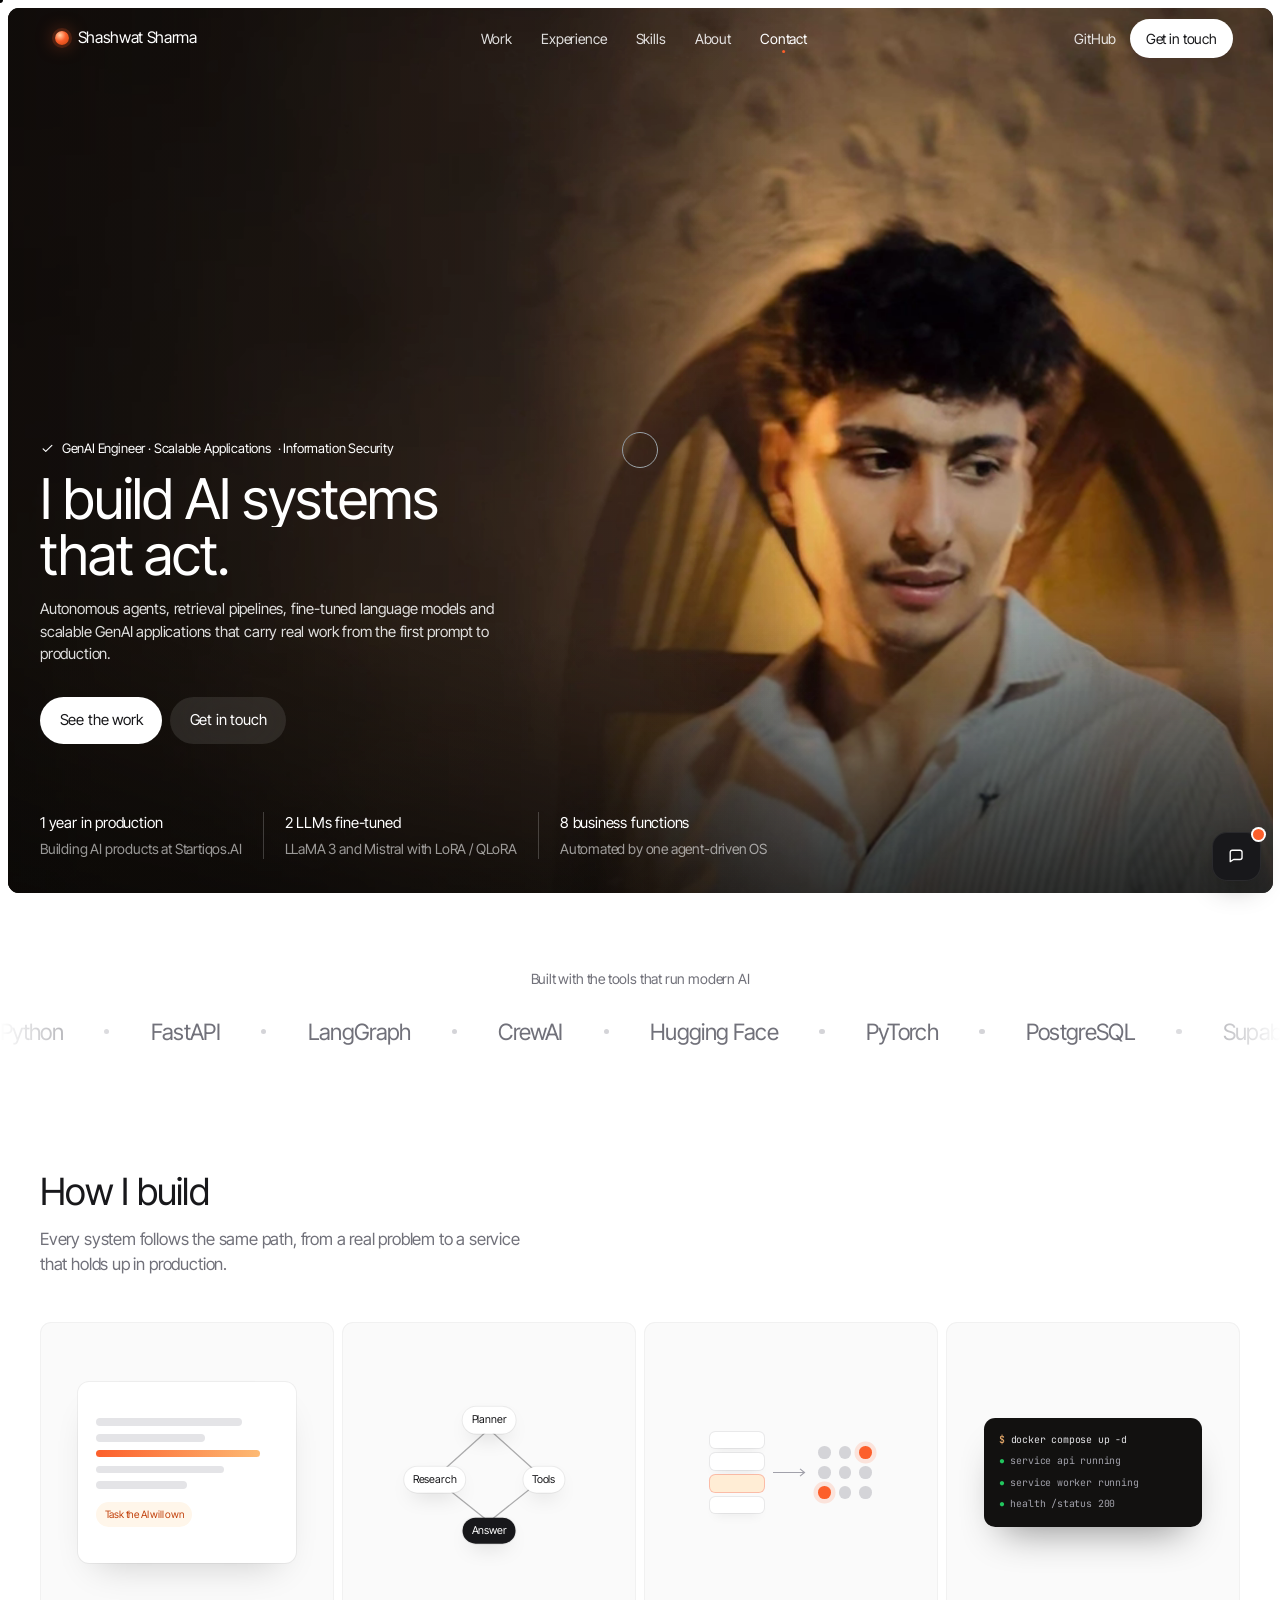
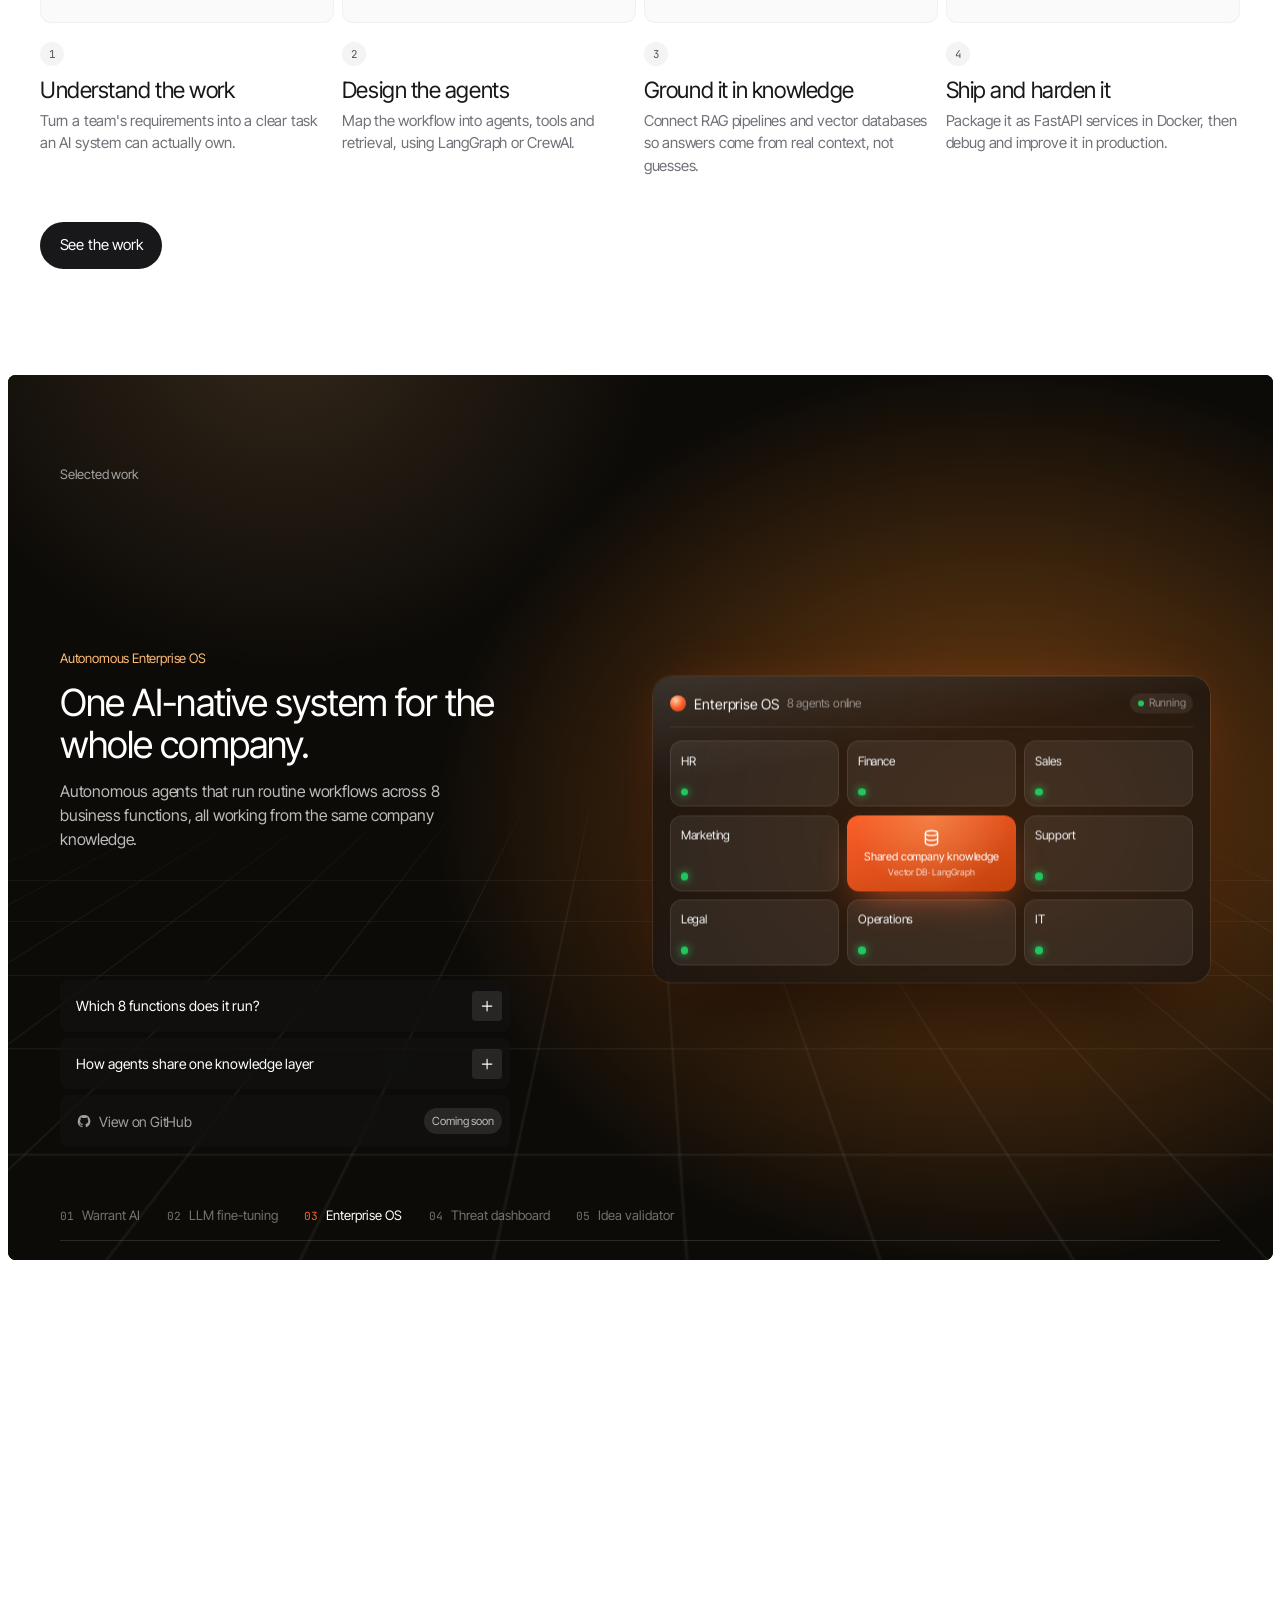
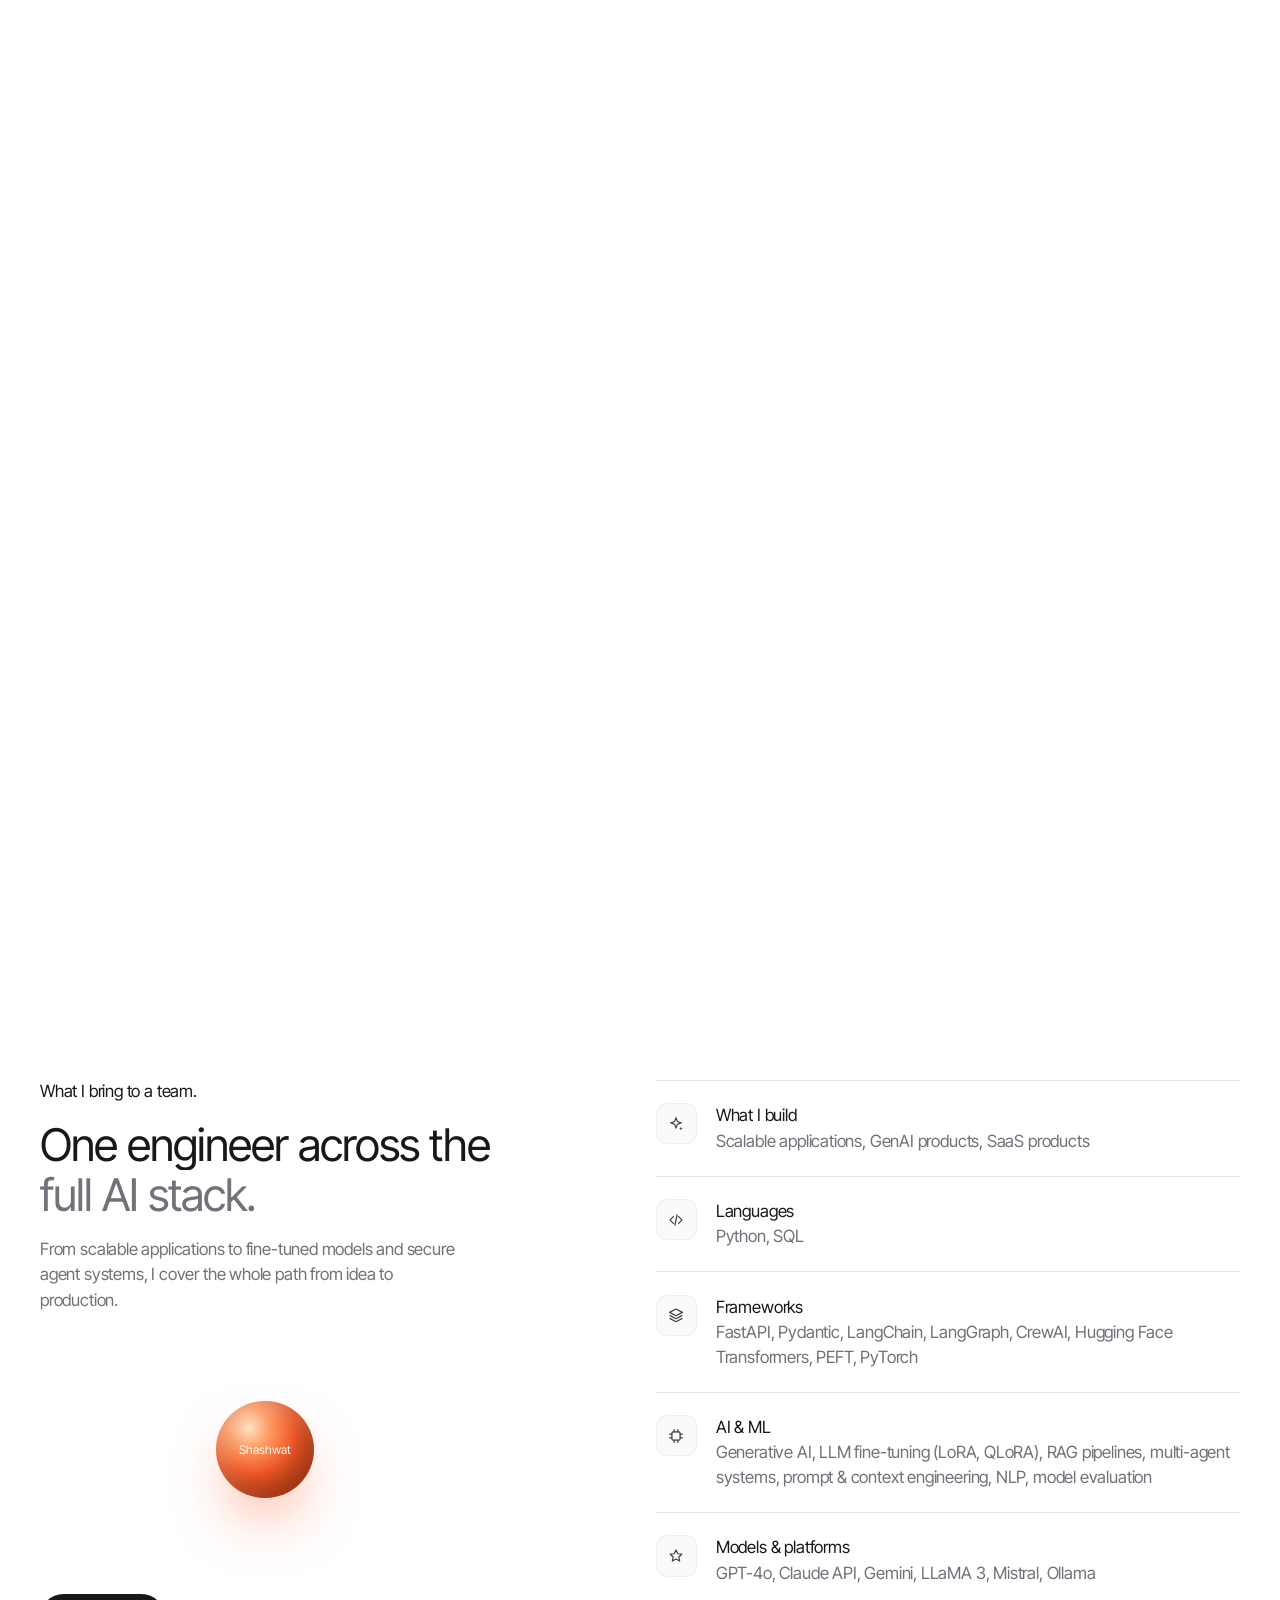
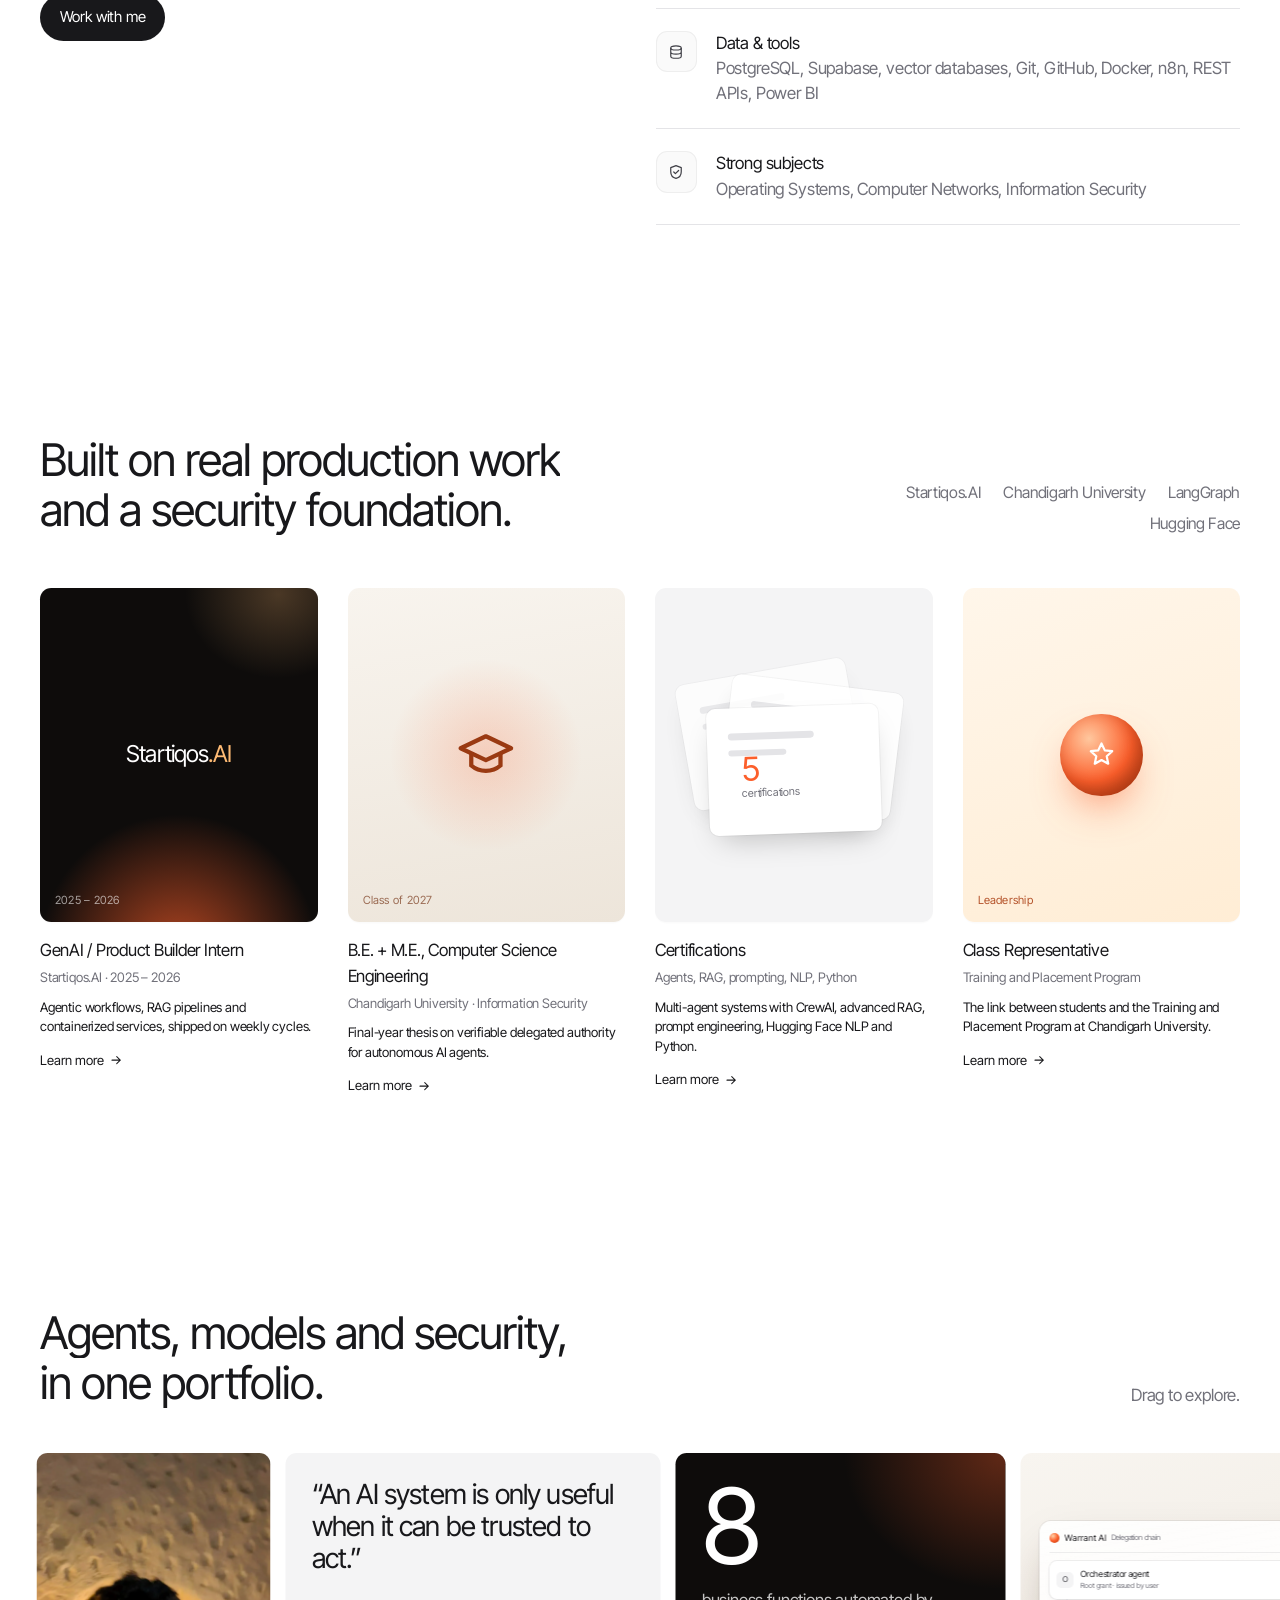
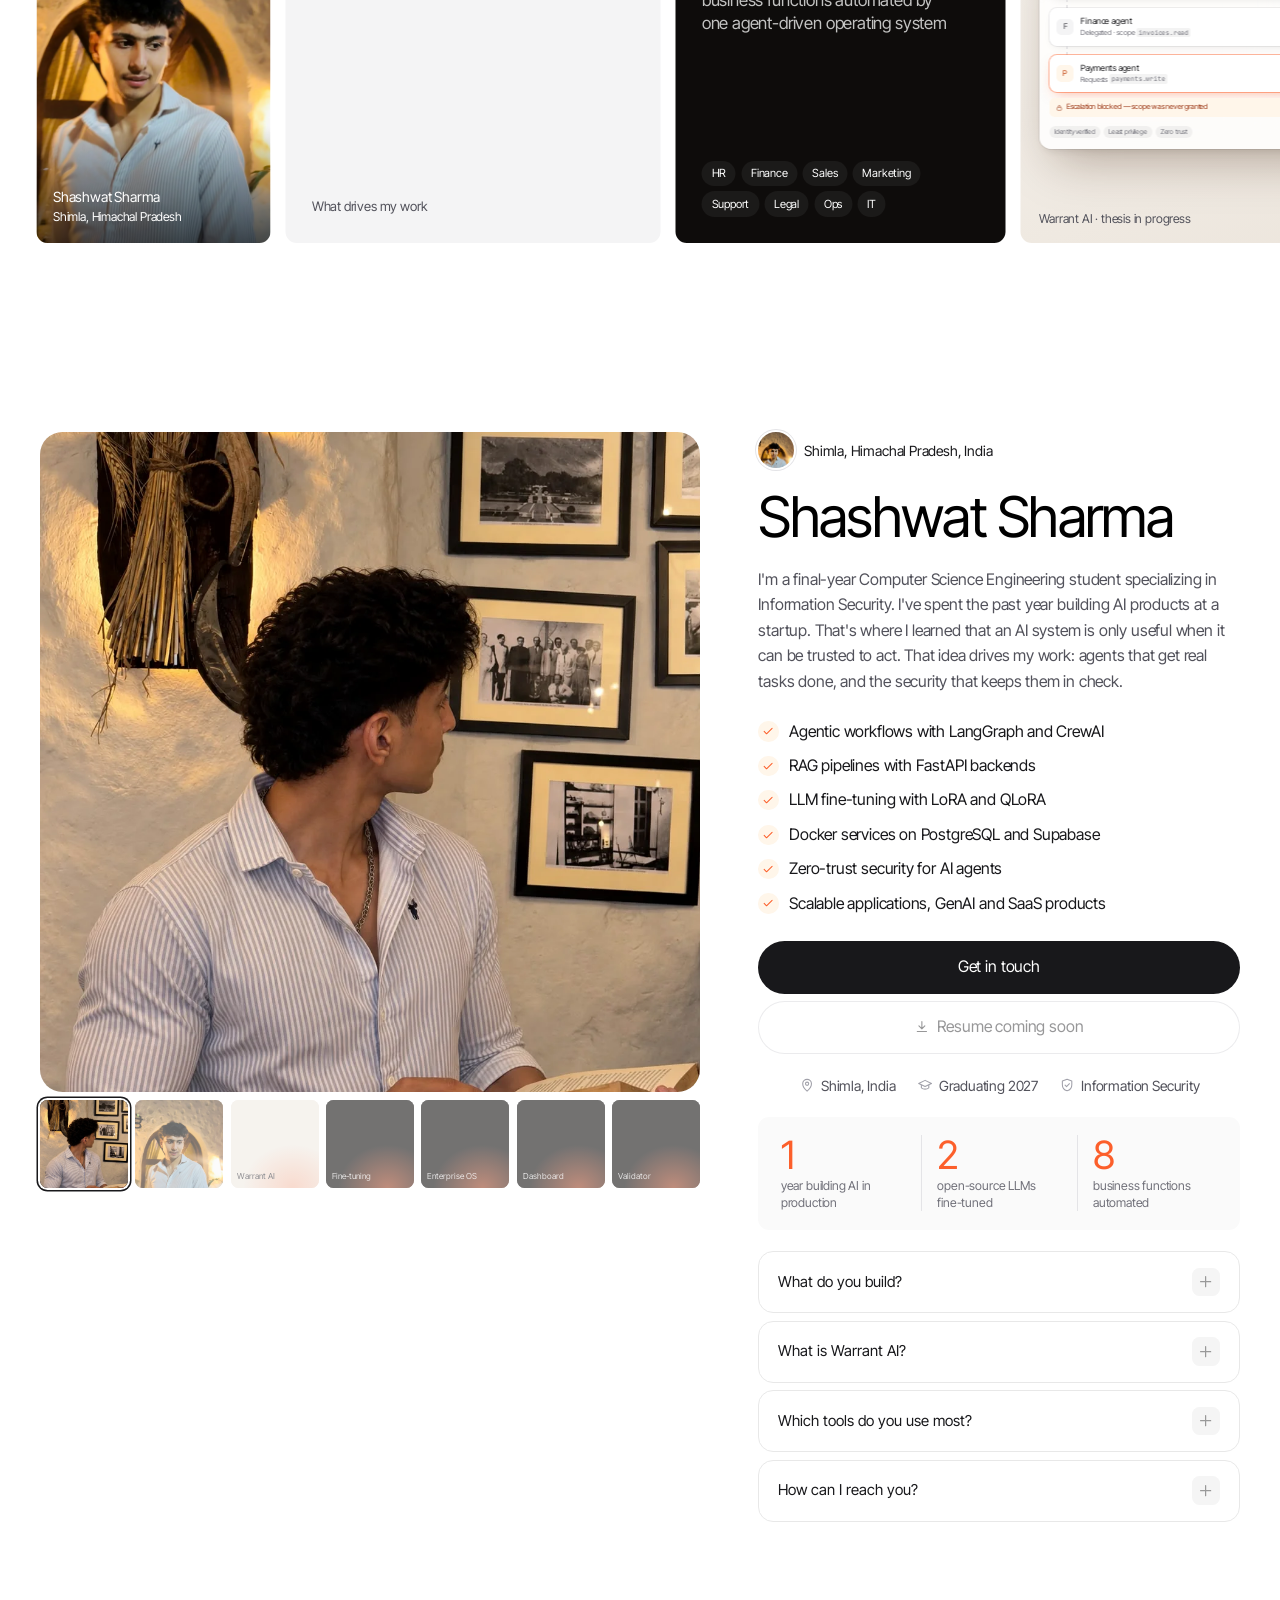
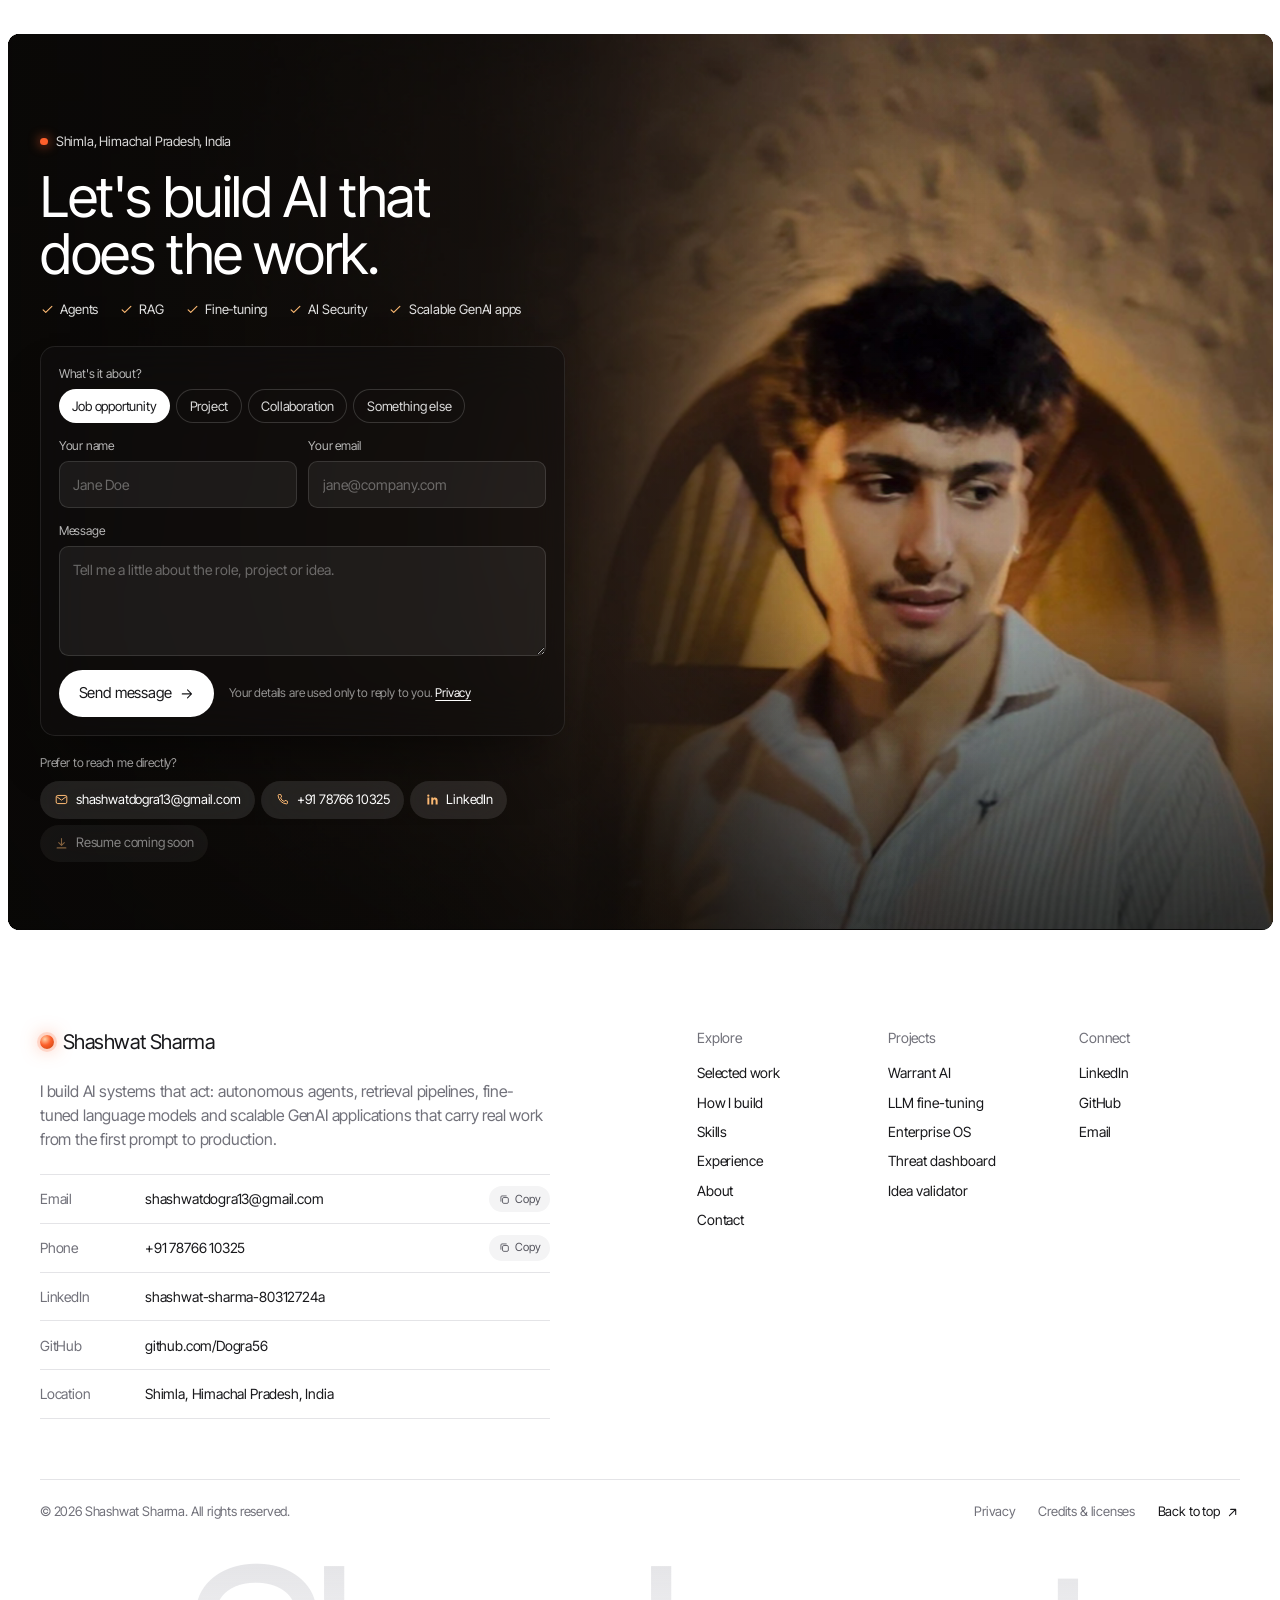
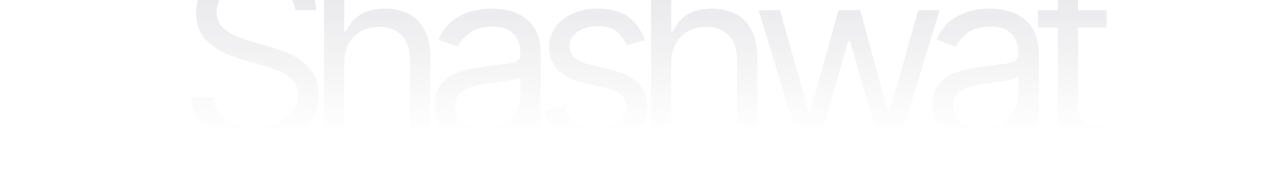
<file: portfolio/index.html>
<!doctype html>
<html lang="en">
<head>
  <meta charset="utf-8">
  <meta name="viewport" content="width=device-width, initial-scale=1">
  <title>Shashwat Sharma — GenAI Engineer | AI Agents, RAG &amp; LLM Fine-Tuning</title>
  <meta name="description" content="Shashwat Sharma is a GenAI engineer from Shimla, India, building AI agents, RAG pipelines, fine-tuned LLMs and scalable GenAI applications, with a focus on AI security.">
  <meta name="author" content="Shashwat Sharma">
  <meta name="robots" content="index, follow, max-image-preview:large">
  <meta name="theme-color" content="#0b0a09">
  <meta name="color-scheme" content="light">
  <!-- Resume buttons: set to "yes" after adding assets/resume/Shashwat-Sharma-Resume.pdf -->
  <meta name="resume-available" content="no">
  <link rel="canonical" href="https://shashwatsharma.netlify.app/">

  <!-- Open Graph / social previews -->
  <meta property="og:type" content="profile">
  <meta property="og:site_name" content="Shashwat Sharma">
  <meta property="og:locale" content="en_IN">
  <meta property="og:url" content="https://shashwatsharma.netlify.app/">
  <meta property="og:title" content="Shashwat Sharma — GenAI Engineer">
  <meta property="og:description" content="I build AI systems that act: autonomous agents, retrieval pipelines, fine-tuned language models and scalable GenAI applications.">
  <meta property="og:image" content="https://shashwatsharma.netlify.app/assets/img/og-image.jpg">
  <meta property="og:image:width" content="1200">
  <meta property="og:image:height" content="630">
  <meta property="og:image:alt" content="Shashwat Sharma, GenAI Engineer">
  <meta property="profile:first_name" content="Shashwat">
  <meta property="profile:last_name" content="Sharma">
  <meta name="twitter:card" content="summary_large_image">
  <meta name="twitter:title" content="Shashwat Sharma — GenAI Engineer">
  <meta name="twitter:description" content="AI agents, RAG pipelines, fine-tuned LLMs and scalable GenAI applications, built for production.">
  <meta name="twitter:image" content="https://shashwatsharma.netlify.app/assets/img/og-image.jpg">

  <link rel="icon" href="assets/img/favicon.svg" type="image/svg+xml">
  <link rel="apple-touch-icon" href="assets/img/apple-touch-icon.png">
  <link rel="manifest" href="site.webmanifest">
  <link rel="alternate" type="text/plain" href="llms.txt" title="Summary for AI assistants">

  <!-- Structured data: who, what and FAQs (search + AI answer engines) -->
  <script type="application/ld+json">
{
 "@context": "https://schema.org",
 "@graph": [
  {
   "@type": "WebSite",
   "@id": "https://shashwatsharma.netlify.app/#website",
   "url": "https://shashwatsharma.netlify.app/",
   "name": "Shashwat Sharma",
   "inLanguage": "en",
   "publisher": {
    "@id": "https://shashwatsharma.netlify.app/#person"
   }
  },
  {
   "@type": "ProfilePage",
   "@id": "https://shashwatsharma.netlify.app/#profile",
   "url": "https://shashwatsharma.netlify.app/",
   "name": "Shashwat Sharma — GenAI Engineer",
   "isPartOf": {
    "@id": "https://shashwatsharma.netlify.app/#website"
   },
   "mainEntity": {
    "@id": "https://shashwatsharma.netlify.app/#person"
   },
   "dateModified": "2026-10-07"
  },
  {
   "@type": "Person",
   "@id": "https://shashwatsharma.netlify.app/#person",
   "name": "Shashwat Sharma",
   "url": "https://shashwatsharma.netlify.app/",
   "image": "https://shashwatsharma.netlify.app/assets/img/shashwat-portrait.jpg",
   "jobTitle": "GenAI Engineer",
   "description": "GenAI engineer and final-year B.E. + M.E. Computer Science Engineering (Information Security) student at Chandigarh University, building autonomous agents, RAG pipelines, fine-tuned language models and scalable GenAI applications.",
   "email": "mailto:shashwatdogra13@gmail.com",
   "telephone": "+91-78766-10325",
   "address": {
    "@type": "PostalAddress",
    "addressLocality": "Shimla",
    "addressRegion": "Himachal Pradesh",
    "addressCountry": "IN"
   },
   "alumniOf": {
    "@type": "CollegeOrUniversity",
    "name": "Chandigarh University",
    "address": {
     "@type": "PostalAddress",
     "addressLocality": "Mohali",
     "addressRegion": "Punjab",
     "addressCountry": "IN"
    }
   },
   "knowsAbout": [
    "Generative AI",
    "AI agents",
    "Multi-agent systems",
    "Retrieval-augmented generation (RAG)",
    "LLM fine-tuning",
    "LoRA",
    "QLoRA",
    "LangGraph",
    "CrewAI",
    "LangChain",
    "FastAPI",
    "Python",
    "SQL",
    "PostgreSQL",
    "Supabase",
    "Docker",
    "Hugging Face Transformers",
    "PyTorch",
    "Information security",
    "Zero-trust access control",
    "Scalable applications",
    "SaaS products",
    "Power BI"
   ],
   "hasCredential": [
    {
     "@type": "EducationalOccupationalCredential",
     "name": "Multi AI Agent Systems with CrewAI"
    },
    {
     "@type": "EducationalOccupationalCredential",
     "name": "Building and Evaluating Advanced RAG"
    },
    {
     "@type": "EducationalOccupationalCredential",
     "name": "ChatGPT Prompt Engineering for Developers"
    },
    {
     "@type": "EducationalOccupationalCredential",
     "name": "Hugging Face NLP and Transformers"
    },
    {
     "@type": "EducationalOccupationalCredential",
     "name": "Learning Python: From Beginner to Expert"
    }
   ],
   "sameAs": [
    "https://www.linkedin.com/in/shashwat-sharma-80312724a",
    "https://github.com/Dogra56"
   ]
  },
  {
   "@type": "ItemList",
   "name": "Selected work",
   "itemListElement": [
    {
     "@type": "ListItem",
     "position": 1,
     "item": {
      "@type": "CreativeWork",
      "name": "Warrant AI",
      "description": "A zero-trust identity and access-control architecture that verifies delegated authority between autonomous AI agents before they act. Final-year thesis, in progress.",
      "creator": {
       "@id": "https://shashwatsharma.netlify.app/#person"
      }
     }
    },
    {
     "@type": "ListItem",
     "position": 2,
     "item": {
      "@type": "CreativeWork",
      "name": "LLM Fine-Tuning & Evaluation",
      "description": "Fine-tuned LLaMA 3 and Mistral with LoRA and QLoRA using Hugging Face Transformers and PEFT, on curated JSONL instruction datasets, compared on held-out evaluation sets.",
      "creator": {
       "@id": "https://shashwatsharma.netlify.app/#person"
      }
     }
    },
    {
     "@type": "ListItem",
     "position": 3,
     "item": {
      "@type": "CreativeWork",
      "name": "Autonomous Enterprise Operating System",
      "description": "An AI-native operating system with LangGraph agents and a shared vector-database retrieval layer that automates routine workflows across 8 business functions: HR, Finance, Sales, Marketing, Customer Support, Legal, Operations and IT.",
      "creator": {
       "@id": "https://shashwatsharma.netlify.app/#person"
      }
     }
    },
    {
     "@type": "ListItem",
     "position": 4,
     "item": {
      "@type": "CreativeWork",
      "name": "Incident Response & Threat Detection Dashboard",
      "description": "A Power BI dashboard that brings incident and threat data into one place, so a security team can spot threats and respond faster.",
      "creator": {
       "@id": "https://shashwatsharma.netlify.app/#person"
      }
     }
    },
    {
     "@type": "ListItem",
     "position": 5,
     "item": {
      "@type": "CreativeWork",
      "name": "Multi-Agent Startup Idea Validator",
      "description": "A RAG system where several AI agents with different points of view debate one startup idea, then return a single balanced verdict. Built at Startiqos.AI.",
      "creator": {
       "@id": "https://shashwatsharma.netlify.app/#person"
      }
     }
    }
   ]
  },
  {
   "@type": "FAQPage",
   "mainEntity": [
    {
     "@type": "Question",
     "name": "What do you build?",
     "acceptedAnswer": {
      "@type": "Answer",
      "text": "AI systems that carry real work: autonomous agents with LangGraph and CrewAI, RAG pipelines on FastAPI, fine-tuned open models, and the backend services that keep them running. I also build scalable applications, GenAI products and SaaS products."
     }
    },
    {
     "@type": "Question",
     "name": "What is Warrant AI?",
     "acceptedAnswer": {
      "@type": "Answer",
      "text": "My final-year thesis, in progress: a zero-trust identity and access-control architecture that verifies delegated authority between autonomous AI agents, so no agent can act beyond what it was actually granted."
     }
    },
    {
     "@type": "Question",
     "name": "Which tools do you use most?",
     "acceptedAnswer": {
      "@type": "Answer",
      "text": "Python and SQL, FastAPI and Pydantic, LangGraph, CrewAI and LangChain, Hugging Face Transformers with PEFT, PostgreSQL and Supabase, and Docker. On the model side: GPT-4o, Claude, Gemini, LLaMA 3, Mistral and Ollama."
     }
    },
    {
     "@type": "Question",
     "name": "How can I reach you?",
     "acceptedAnswer": {
      "@type": "Answer",
      "text": "Email shashwatdogra13@gmail.com, call +91 78766 10325, or message me on LinkedIn."
     }
    }
   ]
  }
 ]
}
  </script>

  <link rel="preload" href="assets/fonts/inter-tight-latin-400-normal.woff2" as="font" type="font/woff2" crossorigin>

  <link rel="preload" as="image" href="assets/media/hero-desktop-poster.avif" type="image/avif" media="(min-width: 768px)" fetchpriority="high">
  <link rel="preload" as="image" href="assets/media/hero-mobile-poster.avif" type="image/avif" media="(max-width: 767px)" fetchpriority="high">

  <!-- One bundled stylesheet, built from assets/css/*.css by build.py -->
  <link rel="stylesheet" href="assets/css/site.min.css">
</head>
<body>

<!-- ============ ICON SPRITE ============ -->
<svg width="0" height="0" style="position:absolute" aria-hidden="true">
  <defs>
    <symbol id="i-check" viewBox="0 0 24 24"><path d="M5 12.5l4.2 4.2L19 7" fill="none" stroke="currentColor" stroke-width="1.8" stroke-linecap="round" stroke-linejoin="round"/></symbol>
    <symbol id="i-arrow" viewBox="0 0 24 24"><path d="M5 12h14M13 6l6 6-6 6" fill="none" stroke="currentColor" stroke-width="1.7" stroke-linecap="round" stroke-linejoin="round"/></symbol>
    <symbol id="i-arrow-up-right" viewBox="0 0 24 24"><path d="M7 17L17 7M9 7h8v8" fill="none" stroke="currentColor" stroke-width="1.7" stroke-linecap="round" stroke-linejoin="round"/></symbol>
    <symbol id="i-plus" viewBox="0 0 24 24"><path d="M12 5v14M5 12h14" fill="none" stroke="currentColor" stroke-width="1.7" stroke-linecap="round"/></symbol>
    <symbol id="i-close" viewBox="0 0 24 24"><path d="M6 6l12 12M18 6L6 18" fill="none" stroke="currentColor" stroke-width="1.7" stroke-linecap="round"/></symbol>
    <symbol id="i-download" viewBox="0 0 24 24"><path d="M12 4v11m0 0l-4.5-4.5M12 15l4.5-4.5M5 19h14" fill="none" stroke="currentColor" stroke-width="1.7" stroke-linecap="round" stroke-linejoin="round"/></symbol>
    <symbol id="i-mail" viewBox="0 0 24 24"><rect x="3.5" y="5.5" width="17" height="13" rx="2.5" fill="none" stroke="currentColor" stroke-width="1.6"/><path d="M4.5 7.5l7.5 5.5 7.5-5.5" fill="none" stroke="currentColor" stroke-width="1.6" stroke-linejoin="round"/></symbol>
    <symbol id="i-phone" viewBox="0 0 24 24"><path d="M6.6 4h2.6l1.4 3.9-1.9 1.3a10.5 10.5 0 006.1 6.1l1.3-1.9 3.9 1.4v2.6A1.6 1.6 0 0118.4 19 14.4 14.4 0 015 5.6 1.6 1.6 0 016.6 4z" fill="none" stroke="currentColor" stroke-width="1.6" stroke-linejoin="round"/></symbol>
    <symbol id="i-pin" viewBox="0 0 24 24"><path d="M12 21s-6.5-5.6-6.5-11a6.5 6.5 0 0113 0c0 5.4-6.5 11-6.5 11z" fill="none" stroke="currentColor" stroke-width="1.6"/><circle cx="12" cy="10" r="2.4" fill="none" stroke="currentColor" stroke-width="1.6"/></symbol>
    <symbol id="i-cap" viewBox="0 0 24 24"><path d="M2.5 9.5L12 5l9.5 4.5L12 14 2.5 9.5z" fill="none" stroke="currentColor" stroke-width="1.6" stroke-linejoin="round"/><path d="M6.5 11.5V16c1.6 1.4 3.4 2 5.5 2s3.9-.6 5.5-2v-4.5" fill="none" stroke="currentColor" stroke-width="1.6"/></symbol>
    <symbol id="i-shield" viewBox="0 0 24 24"><path d="M12 3.5l7 2.6v5.4c0 4.6-3 8-7 9-4-1-7-4.4-7-9V6.1l7-2.6z" fill="none" stroke="currentColor" stroke-width="1.6" stroke-linejoin="round"/><path d="M9 12l2.2 2.2L15.5 10" fill="none" stroke="currentColor" stroke-width="1.6" stroke-linecap="round" stroke-linejoin="round"/></symbol>
    <symbol id="i-copy" viewBox="0 0 24 24"><rect x="8.5" y="8.5" width="11" height="11" rx="2.5" fill="none" stroke="currentColor" stroke-width="1.6"/><path d="M15.5 5.5h-8a2 2 0 00-2 2v8" fill="none" stroke="currentColor" stroke-width="1.6" stroke-linecap="round"/></symbol>
    <symbol id="i-chat" viewBox="0 0 24 24"><path d="M5 18.5V7.5A2.5 2.5 0 017.5 5h9A2.5 2.5 0 0119 7.5v6a2.5 2.5 0 01-2.5 2.5H9l-4 2.5z" fill="none" stroke="currentColor" stroke-width="1.6" stroke-linejoin="round"/></symbol>
    <symbol id="i-github" viewBox="0 0 24 24"><path fill="currentColor" d="M12 2.8a9.4 9.4 0 00-3 18.3c.5.1.6-.2.6-.5v-1.7c-2.6.6-3.2-1.2-3.2-1.2-.4-1.1-1-1.4-1-1.4-.9-.6 0-.6 0-.6 1 .1 1.5 1 1.5 1 .9 1.5 2.3 1.1 2.9.8.1-.6.3-1.1.6-1.3-2.1-.2-4.3-1-4.3-4.6 0-1 .4-1.9 1-2.5-.1-.3-.4-1.2.1-2.5 0 0 .8-.3 2.6 1a8.9 8.9 0 014.7 0c1.8-1.3 2.6-1 2.6-1 .5 1.3.2 2.2.1 2.5.6.6 1 1.5 1 2.5 0 3.6-2.2 4.4-4.3 4.6.3.3.6.9.6 1.7v2.6c0 .3.2.6.7.5A9.4 9.4 0 0012 2.8z"/></symbol>
    <symbol id="i-linkedin" viewBox="0 0 24 24"><path fill="currentColor" d="M6.9 8.9H3.8V20h3.1V8.9zM5.3 4a1.8 1.8 0 100 3.6 1.8 1.8 0 000-3.6zM20.2 13.6c0-3-1.6-4.9-4.3-4.9-1.4 0-2.4.8-2.9 1.6V8.9H10V20h3.1v-5.5c0-1.5.6-2.6 2-2.6s1.9 1 1.9 2.6V20h3.2v-6.4z"/></symbol>
    <symbol id="i-spark" viewBox="0 0 24 24"><path d="M12 3.5l1.8 5.2 5.2 1.8-5.2 1.8L12 17.5l-1.8-5.2L5 10.5l5.2-1.8L12 3.5z" fill="none" stroke="currentColor" stroke-width="1.5" stroke-linejoin="round"/><path d="M18.5 15.5l.7 1.8 1.8.7-1.8.7-.7 1.8-.7-1.8-1.8-.7 1.8-.7.7-1.8z" fill="currentColor"/></symbol>
    <symbol id="i-lock" viewBox="0 0 24 24"><rect x="5" y="10.5" width="14" height="9.5" rx="2.5" fill="none" stroke="currentColor" stroke-width="1.6"/><path d="M8.5 10.5V8a3.5 3.5 0 017 0v2.5" fill="none" stroke="currentColor" stroke-width="1.6"/></symbol>
    <symbol id="i-layers" viewBox="0 0 24 24"><path d="M12 4l8.5 4.5L12 13 3.5 8.5 12 4z" fill="none" stroke="currentColor" stroke-width="1.6" stroke-linejoin="round"/><path d="M3.5 12.5L12 17l8.5-4.5M3.5 16.5L12 21l8.5-4.5" fill="none" stroke="currentColor" stroke-width="1.6" stroke-linejoin="round"/></symbol>
    <symbol id="i-code" viewBox="0 0 24 24"><path d="M8.5 7.5L4 12l4.5 4.5M15.5 7.5L20 12l-4.5 4.5M13.5 5l-3 14" fill="none" stroke="currentColor" stroke-width="1.6" stroke-linecap="round" stroke-linejoin="round"/></symbol>
    <symbol id="i-cpu" viewBox="0 0 24 24"><rect x="6.5" y="6.5" width="11" height="11" rx="2" fill="none" stroke="currentColor" stroke-width="1.6"/><path d="M9.5 3.5v3M14.5 3.5v3M9.5 17.5v3M14.5 17.5v3M3.5 9.5h3M3.5 14.5h3M17.5 9.5h3M17.5 14.5h3" stroke="currentColor" stroke-width="1.6" stroke-linecap="round"/></symbol>
    <symbol id="i-db" viewBox="0 0 24 24"><ellipse cx="12" cy="6.5" rx="7" ry="2.8" fill="none" stroke="currentColor" stroke-width="1.6"/><path d="M5 6.5v11c0 1.5 3.1 2.8 7 2.8s7-1.3 7-2.8v-11M5 12c0 1.5 3.1 2.8 7 2.8s7-1.3 7-2.8" fill="none" stroke="currentColor" stroke-width="1.6"/></symbol>
    <symbol id="i-book" viewBox="0 0 24 24"><path d="M4.5 5.5c2.6-1 5.1-1 7.5.6 2.4-1.6 4.9-1.6 7.5-.6v13c-2.6-1-5.1-1-7.5.6-2.4-1.6-4.9-1.6-7.5-.6v-13zM12 6.1v13" fill="none" stroke="currentColor" stroke-width="1.6" stroke-linejoin="round"/></symbol>
    <symbol id="i-star" viewBox="0 0 24 24"><path d="M12 4l2.4 5 5.4.6-4 3.7 1.1 5.4L12 16l-4.9 2.7 1.1-5.4-4-3.7 5.4-.6L12 4z" fill="none" stroke="currentColor" stroke-width="1.6" stroke-linejoin="round"/></symbol>
    <symbol id="i-menu" viewBox="0 0 24 24"><path d="M4 8h16M4 16h16" stroke="currentColor" stroke-width="1.7" stroke-linecap="round"/></symbol>
  </defs>
</svg>

<!-- ============ CURSOR ============ -->
<div class="cursor" aria-hidden="true"><div class="cursor__dot"></div><div class="cursor__ring"><span class="cursor__label"></span></div></div>

<!-- ============ NAVBAR ============ -->
<header class="nav" data-nav>
  <div class="nav__inner">
    <a href="#top" class="nav__logo" aria-label="Shashwat Sharma — home">
      <span class="nav__mark" aria-hidden="true"></span>
      <span>Shashwat Sharma</span>
    </a>
    <nav class="nav__links" aria-label="Primary">
      <a href="#work">Work</a>
      <a href="#experience">Experience</a>
      <a href="#stack">Skills</a>
      <a href="#about">About</a>
      <a href="#contact">Contact</a>
    </nav>
    <div class="nav__actions">
      <a href="https://github.com/Dogra56" target="_blank" rel="noopener noreferrer" class="nav__text-link">GitHub</a>
      <a href="#contact" class="btn btn--dark btn--sm" data-magnetic>Get in touch</a>
      <button class="nav__burger" type="button" aria-label="Open menu" aria-expanded="false" data-menu-open>
        <svg class="i"><use href="#i-menu"/></svg>
      </button>
    </div>
  </div>
</header>

<!-- Mobile menu -->
<div class="menu" data-menu aria-hidden="true">
  <div class="menu__panel" data-lenis-prevent>
    <div class="menu__top">
      <span class="nav__logo"><span class="nav__mark" aria-hidden="true"></span><span>Shashwat Sharma</span></span>
      <button class="menu__close" type="button" aria-label="Close menu" data-menu-close><svg class="i"><use href="#i-close"/></svg></button>
    </div>
    <div class="menu__ctas">
      <a href="#contact" class="btn btn--dark" data-menu-link>Get in touch</a>
      <a href="#work" class="btn btn--light" data-menu-link>See the work</a>
    </div>
    <div class="menu__groups">
      <div class="menu__group">
        <p class="menu__label">Explore</p>
        <a href="#work" data-menu-link>Selected work</a>
        <a href="#how" data-menu-link>How I build</a>
        <a href="#stack" data-menu-link>Skills</a>
        <a href="#experience" data-menu-link>Experience</a>
        <a href="#about" data-menu-link>About</a>
      </div>
      <div class="menu__group">
        <p class="menu__label">Connect</p>
        <a href="mailto:shashwatdogra13@gmail.com">Email</a>
        <a href="https://www.linkedin.com/in/shashwat-sharma-80312724a" target="_blank" rel="noopener noreferrer">LinkedIn</a>
        <a href="https://github.com/Dogra56" target="_blank" rel="noopener noreferrer">GitHub</a>
      </div>
    </div>
  </div>
</div>

<main id="top">

<!-- ============ HERO ============ -->
<section class="hero" aria-label="Introduction">
  <div class="hero__card">
    <div class="hero__media" aria-hidden="true">
      <picture>
        <source media="(max-width: 767px)" srcset="assets/media/hero-mobile-poster.avif" type="image/avif">
        <source media="(max-width: 767px)" srcset="assets/media/hero-mobile-poster.jpg">
        <source srcset="assets/media/hero-desktop-poster.avif" type="image/avif">
        <img decoding="async" width="1920" height="1080" class="hero__poster" src="assets/media/hero-desktop-poster.jpg" alt="" fetchpriority="high">
      </picture>
      <video class="hero__video" muted loop playsinline preload="none"
             data-src-desktop="assets/media/hero-desktop" data-src-mobile="assets/media/hero-mobile"></video>
      <div class="hero__shade"></div>
    </div>

    <div class="hero__content container">
      <div class="hero__copy">
        <p class="badge badge--glass" data-hero-item><svg class="i"><use href="#i-check"/></svg>GenAI Engineer · Scalable Applications<span class="hide-sm"> · Information Security</span></p>
        <h1 class="hero__title" data-hero-title>I build AI systems that act.</h1>
        <p class="hero__sub" data-hero-item>Autonomous agents, retrieval pipelines, fine-tuned language models and scalable GenAI applications that carry real work from the first prompt to production.</p>
        <div class="hero__ctas" data-hero-item>
          <a href="#work" class="btn btn--light" data-magnetic>See the work</a>
          <a href="#contact" class="btn btn--glass" data-magnetic>Get in touch</a>
        </div>
      </div>

      <ul class="hero__proof" data-hero-item>
        <li><strong>1 year in production</strong><span>Building AI products at Startiqos.AI</span></li>
        <li><strong>2 LLMs fine-tuned</strong><span>LLaMA 3 and Mistral with LoRA / QLoRA</span></li>
        <li><strong>8 business functions</strong><span>Automated by one agent-driven OS</span></li>
      </ul>
    </div>
  </div>
</section>

<!-- ============ TOOL STRIP ============ -->
<section class="tools" aria-label="Tools">
  <p class="tools__title">Built with the tools that run modern AI</p>
  <div class="marquee" data-marquee>
    <div class="marquee__track">
      <span>Python</span><span>FastAPI</span><span>LangGraph</span><span>CrewAI</span><span>Hugging Face</span><span>PyTorch</span><span>PostgreSQL</span><span>Supabase</span><span>Docker</span><span>Claude API</span><span>GPT-4o</span><span>Gemini</span><span>LLaMA 3</span><span>Mistral</span>
    </div>
  </div>
</section>

<!-- ============ HOW I BUILD ============ -->
<section class="how section" id="how">
  <div class="container">
    <div class="section-head" data-reveal>
      <h2 class="h2" data-split>How I build</h2>
      <p class="lead">Every system follows the same path, from a real problem to a service that holds up in production.</p>
    </div>
    <div class="how__grid" data-reveal-stagger>
      <article class="how-card" data-tilt>
        <div class="how-card__visual" aria-hidden="true">
          <div class="mini mini--doc">
            <span class="mini__line w80"></span><span class="mini__line w60"></span>
            <span class="mini__line w90 is-hl"></span><span class="mini__line w70"></span>
            <span class="mini__line w50"></span><span class="mini__tag">Task the AI will own</span>
          </div>
        </div>
        <span class="how-card__num">1</span>
        <h3 class="how-card__title">Understand the work</h3>
        <p class="how-card__text">Turn a team's requirements into a clear task an AI system can actually own.</p>
      </article>
      <article class="how-card" data-tilt>
        <div class="how-card__visual" aria-hidden="true">
          <div class="mini mini--graph">
            <svg viewBox="0 0 200 140"><g fill="none" stroke="currentColor" stroke-width="1.2" opacity=".35"><path d="M100 30L50 75M100 30l50 45M50 75l50 40M150 75l-50 40"/></g></svg>
            <span class="node n1">Planner</span><span class="node n2">Research</span><span class="node n3">Tools</span><span class="node n4 is-hl">Answer</span>
          </div>
        </div>
        <span class="how-card__num">2</span>
        <h3 class="how-card__title">Design the agents</h3>
        <p class="how-card__text">Map the workflow into agents, tools and retrieval, using LangGraph or CrewAI.</p>
      </article>
      <article class="how-card" data-tilt>
        <div class="how-card__visual" aria-hidden="true">
          <div class="mini mini--vector">
            <div class="chunks"><span></span><span></span><span class="is-hl"></span><span></span></div>
            <svg class="arrowline" viewBox="0 0 40 10"><path d="M0 5h34M30 1l5 4-5 4" fill="none" stroke="currentColor" stroke-width="1.3"/></svg>
            <div class="dots"><i></i><i></i><i class="is-hl"></i><i></i><i></i><i></i><i class="is-hl"></i><i></i><i></i></div>
          </div>
        </div>
        <span class="how-card__num">3</span>
        <h3 class="how-card__title">Ground it in knowledge</h3>
        <p class="how-card__text">Connect RAG pipelines and vector databases so answers come from real context, not guesses.</p>
      </article>
      <article class="how-card" data-tilt>
        <div class="how-card__visual" aria-hidden="true">
          <div class="mini mini--ship">
            <div class="term"><span><b>$</b> docker compose up -d</span><span class="ok">service  api       running</span><span class="ok">service  worker    running</span><span class="ok">health   /status   200</span></div>
          </div>
        </div>
        <span class="how-card__num">4</span>
        <h3 class="how-card__title">Ship and harden it</h3>
        <p class="how-card__text">Package it as FastAPI services in Docker, then debug and improve it in production.</p>
      </article>
    </div>
    <div class="how__cta" data-reveal>
      <a href="#work" class="btn btn--dark" data-magnetic>See the work</a>
    </div>
  </div>
</section>

<!-- ============ SELECTED WORK (pinned scroll story) ============ -->
<section class="work" id="work" data-work aria-label="Selected work">
  <div class="work__stage">

    <!-- backgrounds / visuals -->
    <div class="work__bgs">
      <div class="work__bg is-active is-light" data-work-bg="0">
        <div class="scene scene--light"><div class="scene__glow"></div></div>
        <div class="work__viz" data-parallax><div class="viz-mount" data-viz="warrant"></div></div>
      </div>
      <div class="work__bg" data-work-bg="1">
        <div class="scene scene--ember"><div class="scene__glow"></div><div class="scene__grid"></div></div>
        <div class="work__viz" data-parallax><div class="viz-mount" data-viz="finetune"></div></div>
      </div>
      <div class="work__bg" data-work-bg="2">
        <div class="scene scene--amber"><div class="scene__glow"></div><div class="scene__grid"></div></div>
        <div class="work__viz" data-parallax><div class="viz-mount" data-viz="enterprise"></div></div>
      </div>
      <div class="work__bg" data-work-bg="3">
        <div class="scene scene--steel"><div class="scene__glow"></div><div class="scene__grid"></div></div>
        <div class="work__viz" data-parallax><div class="viz-mount" data-viz="dashboard"></div></div>
      </div>
      <div class="work__bg" data-work-bg="4">
        <div class="scene scene--dusk"><div class="scene__glow"></div><div class="scene__grid"></div></div>
        <div class="work__viz" data-parallax><div class="viz-mount" data-viz="debate"></div></div>
      </div>
    </div>

    <p class="work__eyebrow">Selected work</p>

    <!-- copy -->
    <div class="work__contents">
      <div class="work__content is-active" data-work-content="0">
        <p class="work__kicker">Warrant AI · Final-year thesis</p>
        <h2 class="work__title">Proof of permission for every AI agent.</h2>
        <p class="work__body">A zero-trust identity and access-control architecture that verifies delegated authority between autonomous agents before they act.</p>
      </div>
      <div class="work__content" data-work-content="1">
        <p class="work__kicker">LLM Fine-Tuning &amp; Evaluation</p>
        <h2 class="work__title">Teaching open models a new job, then proving they learned it.</h2>
        <p class="work__body">Fine-tuned LLaMA 3 and Mistral with LoRA and QLoRA on curated instruction data, then compared the checkpoints on held-out evaluation sets.</p>
      </div>
      <div class="work__content" data-work-content="2">
        <p class="work__kicker">Autonomous Enterprise OS</p>
        <h2 class="work__title">One AI-native system for the whole company.</h2>
        <p class="work__body">Autonomous agents that run routine workflows across 8 business functions, all working from the same company knowledge.</p>
      </div>
      <div class="work__content" data-work-content="3">
        <p class="work__kicker">Incident Response Dashboard</p>
        <h2 class="work__title">Security events, in one view, ready for triage.</h2>
        <p class="work__body">A Power BI dashboard that brings incident and threat data into one place, so a security team can spot threats and respond faster.</p>
      </div>
      <div class="work__content" data-work-content="4">
        <p class="work__kicker">Multi-Agent Idea Validator</p>
        <h2 class="work__title">Your startup idea, debated before it's built.</h2>
        <p class="work__body">Several AI agents, each with its own point of view, debate one idea, then return a single balanced verdict for the founder.</p>
      </div>
    </div>

    <!-- detail chips -->
    <div class="work__chips-slot">
      <div class="work__chips is-active" data-work-chips="0">
        <button class="chip-btn" data-modal-open="warrant"><span>How does Warrant AI verify an agent?</span><i><svg class="i"><use href="#i-plus"/></svg></i></button>
        <button class="chip-btn" data-modal-open="warrant"><span>Why agents need least privilege</span><i><svg class="i"><use href="#i-plus"/></svg></i></button>
        <span class="chip-btn is-disabled" aria-disabled="true"><span><svg class="i"><use href="#i-github"/></svg> View on GitHub</span><em>Coming soon</em></span>
      </div>
      <div class="work__chips" data-work-chips="1">
        <button class="chip-btn" data-modal-open="finetune"><span>How the datasets were built</span><i><svg class="i"><use href="#i-plus"/></svg></i></button>
        <button class="chip-btn" data-modal-open="finetune"><span>How checkpoints were compared</span><i><svg class="i"><use href="#i-plus"/></svg></i></button>
        <span class="chip-btn is-disabled" aria-disabled="true"><span><svg class="i"><use href="#i-github"/></svg> View on GitHub</span><em>Coming soon</em></span>
      </div>
      <div class="work__chips" data-work-chips="2">
        <button class="chip-btn" data-modal-open="enterprise"><span>Which 8 functions does it run?</span><i><svg class="i"><use href="#i-plus"/></svg></i></button>
        <button class="chip-btn" data-modal-open="enterprise"><span>How agents share one knowledge layer</span><i><svg class="i"><use href="#i-plus"/></svg></i></button>
        <span class="chip-btn is-disabled" aria-disabled="true"><span><svg class="i"><use href="#i-github"/></svg> View on GitHub</span><em>Coming soon</em></span>
      </div>
      <div class="work__chips" data-work-chips="3">
        <button class="chip-btn" data-modal-open="dashboard"><span>What the dashboard shows</span><i><svg class="i"><use href="#i-plus"/></svg></i></button>
        <button class="chip-btn" data-modal-open="dashboard"><span>Built for faster triage</span><i><svg class="i"><use href="#i-plus"/></svg></i></button>
        <span class="chip-btn is-disabled" aria-disabled="true"><span><svg class="i"><use href="#i-github"/></svg> View on GitHub</span><em>Coming soon</em></span>
      </div>
      <div class="work__chips" data-work-chips="4">
        <button class="chip-btn" data-modal-open="debate"><span>How do the agents debate?</span><i><svg class="i"><use href="#i-plus"/></svg></i></button>
        <button class="chip-btn" data-modal-open="debate"><span>What the founder gets back</span><i><svg class="i"><use href="#i-plus"/></svg></i></button>
        <span class="chip-btn is-disabled" aria-disabled="true"><span><svg class="i"><use href="#i-github"/></svg> View on GitHub</span><em>Coming soon</em></span>
      </div>
    </div>

    <!-- index nav -->
    <ul class="work__nav" aria-label="Projects">
      <li><button class="work__nav-item is-active" data-work-nav="0"><span class="work__nav-label">Warrant AI</span><span class="work__nav-num">01</span></button></li>
      <li><button class="work__nav-item" data-work-nav="1"><span class="work__nav-label">LLM fine-tuning</span><span class="work__nav-num">02</span></button></li>
      <li><button class="work__nav-item" data-work-nav="2"><span class="work__nav-label">Enterprise OS</span><span class="work__nav-num">03</span></button></li>
      <li><button class="work__nav-item" data-work-nav="3"><span class="work__nav-label">Threat dashboard</span><span class="work__nav-num">04</span></button></li>
      <li><button class="work__nav-item" data-work-nav="4"><span class="work__nav-label">Idea validator</span><span class="work__nav-num">05</span></button></li>
    </ul>

    <div class="work__progress" aria-hidden="true"><span></span></div>
  </div>
</section>

<!-- ============ SKILLS (value stack) ============ -->
<section class="stack section" id="stack">
  <div class="container stack__layout">
    <div class="stack__intro" data-reveal>
      <p class="eyebrow">What I bring to a team.</p>
      <h2 class="h3" data-split>One engineer across the <span class="text-muted">full AI stack.</span></h2>
      <p class="lead">From scalable applications to fine-tuned models and secure agent systems, I cover the whole path from idea to production.</p>
      <div class="orbit" aria-hidden="true" data-orbit>
        <div class="orbit__core"><span>Shashwat</span></div>
        <div class="orbit__ring">
          <span>LangGraph</span><span>RAG</span><span>FastAPI</span><span>LoRA</span><span>Docker</span><span>CrewAI</span><span>PyTorch</span><span>Zero trust</span>
        </div>
      </div>
      <a href="#about" class="btn btn--dark" data-magnetic>Work with me</a>
    </div>

    <ul class="stack__list" data-reveal-stagger>
      <li class="stack-row"><span class="stack-row__icon"><svg class="i"><use href="#i-spark"/></svg></span><div><p class="stack-row__title">What I build</p><p class="stack-row__text">Scalable applications, GenAI products, SaaS products</p></div></li>
      <li class="stack-row"><span class="stack-row__icon"><svg class="i"><use href="#i-code"/></svg></span><div><p class="stack-row__title">Languages</p><p class="stack-row__text">Python, SQL</p></div></li>
      <li class="stack-row"><span class="stack-row__icon"><svg class="i"><use href="#i-layers"/></svg></span><div><p class="stack-row__title">Frameworks</p><p class="stack-row__text">FastAPI, Pydantic, LangChain, LangGraph, CrewAI, Hugging Face Transformers, PEFT, PyTorch</p></div></li>
      <li class="stack-row"><span class="stack-row__icon"><svg class="i"><use href="#i-cpu"/></svg></span><div><p class="stack-row__title">AI &amp; ML</p><p class="stack-row__text">Generative AI, LLM fine-tuning (LoRA, QLoRA), RAG pipelines, multi-agent systems, prompt &amp; context engineering, NLP, model evaluation</p></div></li>
      <li class="stack-row"><span class="stack-row__icon"><svg class="i"><use href="#i-star"/></svg></span><div><p class="stack-row__title">Models &amp; platforms</p><p class="stack-row__text">GPT-4o, Claude API, Gemini, LLaMA 3, Mistral, Ollama</p></div></li>
      <li class="stack-row"><span class="stack-row__icon"><svg class="i"><use href="#i-db"/></svg></span><div><p class="stack-row__title">Data &amp; tools</p><p class="stack-row__text">PostgreSQL, Supabase, vector databases, Git, GitHub, Docker, n8n, REST APIs, Power BI</p></div></li>
      <li class="stack-row"><span class="stack-row__icon"><svg class="i"><use href="#i-shield"/></svg></span><div><p class="stack-row__title">Strong subjects</p><p class="stack-row__text">Operating Systems, Computer Networks, Information Security</p></div></li>
    </ul>
  </div>
</section>

<!-- ============ EXPERIENCE & CREDENTIALS ============ -->
<section class="creds section" id="experience">
  <div class="container">
    <div class="creds__head" data-reveal>
      <h2 class="h3" data-split>Built on real production work and a security foundation.</h2>
      <div class="creds__logos">
        <span>Startiqos.AI</span><span>Chandigarh University</span><span>LangGraph</span><span>Hugging Face</span>
      </div>
    </div>

    <div class="creds__list" data-reveal-stagger>
      <article class="cred-card">
        <div class="cred-card__image cred-art cred-art--startup" data-tilt aria-hidden="true">
          <span class="cred-art__word">Startiqos<b>.AI</b></span><span class="cred-art__meta">2025 – 2026</span>
        </div>
        <div class="cred-card__body">
          <p class="cred-card__name">GenAI / Product Builder Intern</p>
          <p class="cred-card__role">Startiqos.AI · 2025 – 2026</p>
          <p class="cred-card__text">Agentic workflows, RAG pipelines and containerized services, shipped on weekly cycles.</p>
          <button class="link-btn" data-modal-open="cred-startiqos">Learn more <svg class="i"><use href="#i-arrow"/></svg></button>
        </div>
      </article>
      <article class="cred-card">
        <div class="cred-card__image cred-art cred-art--uni" data-tilt aria-hidden="true">
          <svg class="i cred-art__icon"><use href="#i-cap"/></svg><span class="cred-art__meta">Class of 2027</span>
        </div>
        <div class="cred-card__body">
          <p class="cred-card__name">B.E. + M.E., Computer Science Engineering</p>
          <p class="cred-card__role">Chandigarh University · Information Security</p>
          <p class="cred-card__text">Final-year thesis on verifiable delegated authority for autonomous AI agents.</p>
          <button class="link-btn" data-modal-open="cred-university">Learn more <svg class="i"><use href="#i-arrow"/></svg></button>
        </div>
      </article>
      <article class="cred-card">
        <div class="cred-card__image cred-art cred-art--certs" data-tilt aria-hidden="true">
          <span class="cert c1"></span><span class="cert c2"></span><span class="cert c3"><b>5</b><em>certifications</em></span>
        </div>
        <div class="cred-card__body">
          <p class="cred-card__name">Certifications</p>
          <p class="cred-card__role">Agents, RAG, prompting, NLP, Python</p>
          <p class="cred-card__text">Multi-agent systems with CrewAI, advanced RAG, prompt engineering, Hugging Face NLP and Python.</p>
          <button class="link-btn" data-modal-open="cred-certs">Learn more <svg class="i"><use href="#i-arrow"/></svg></button>
        </div>
      </article>
      <article class="cred-card">
        <div class="cred-card__image cred-art cred-art--lead" data-tilt aria-hidden="true">
          <span class="cred-art__badge"><svg class="i"><use href="#i-star"/></svg></span><span class="cred-art__meta">Leadership</span>
        </div>
        <div class="cred-card__body">
          <p class="cred-card__name">Class Representative</p>
          <p class="cred-card__role">Training and Placement Program</p>
          <p class="cred-card__text">The link between students and the Training and Placement Program at Chandigarh University.</p>
          <button class="link-btn" data-modal-open="cred-lead">Learn more <svg class="i"><use href="#i-arrow"/></svg></button>
        </div>
      </article>
    </div>
  </div>
</section>

<!-- ============ HIGHLIGHTS WALL ============ -->
<section class="wall section" id="highlights" aria-label="Highlights">
  <div class="container">
    <div class="section-head section-head--row" data-reveal>
      <h2 class="h3" data-split>Agents, models and security, in one portfolio.</h2>
      <p class="lead">Drag to explore.</p>
    </div>
  </div>
  <div class="wall__viewport" data-wall>
    <div class="wall__track">
      <figure class="wall-card wall-card--photo">
        <picture><source srcset="assets/img/shashwat-portrait.webp" type="image/webp"><img decoding="async" width="1200" height="1600" src="assets/img/shashwat-portrait.jpg" alt="Shashwat Sharma" loading="lazy" draggable="false"></picture>
        <figcaption><span class="wall-card__handle">Shashwat Sharma</span><span>Shimla, Himachal Pradesh</span></figcaption>
      </figure>
      <div class="wall-card wall-card--quote">
        <p class="wall-card__quote">“An AI system is only useful when it can be trusted to act.”</p>
        <p class="wall-card__foot">What drives my work</p>
      </div>
      <div class="wall-card wall-card--stat is-dark">
        <p class="wall-card__big">8</p><p class="wall-card__label">business functions automated by one agent-driven operating system</p>
        <div class="wall-card__tags"><span>HR</span><span>Finance</span><span>Sales</span><span>Marketing</span><span>Support</span><span>Legal</span><span>Ops</span><span>IT</span></div>
      </div>
      <div class="wall-card wall-card--viz"><div class="viz-mount viz-mount--mini" data-viz="warrant"></div><p class="wall-card__cap">Warrant AI · thesis in progress</p></div>
      <figure class="wall-card wall-card--photo">
        <picture><source srcset="assets/img/shashwat-reading.webp" type="image/webp"><img decoding="async" width="1086" height="1448" src="assets/img/shashwat-reading.jpg" alt="Shashwat Sharma reading" loading="lazy" draggable="false"></picture>
        <figcaption><span class="wall-card__handle">Always learning</span><span>Research-led engineering</span></figcaption>
      </figure>
      <div class="wall-card wall-card--stat">
        <p class="wall-card__big">2</p><p class="wall-card__label">open-source LLMs fine-tuned with LoRA and QLoRA</p>
        <div class="wall-card__tags"><span>LLaMA 3</span><span>Mistral</span><span>PEFT</span></div>
      </div>
      <div class="wall-card wall-card--viz is-dark"><div class="viz-mount viz-mount--mini" data-viz="debate"></div><p class="wall-card__cap">Multi-agent idea validator</p></div>
      <div class="wall-card wall-card--quote is-orange">
        <p class="wall-card__quote">Zero trust, applied to the agents themselves.</p>
        <p class="wall-card__foot">Information Security · Chandigarh University</p>
      </div>
      <div class="wall-card wall-card--viz is-dark"><div class="viz-mount viz-mount--mini" data-viz="enterprise"></div><p class="wall-card__cap">Autonomous Enterprise OS</p></div>
    </div>
  </div>
</section>

<!-- ============ WORK WITH ME (buy box) ============ -->
<section class="about section" id="about">
  <div class="container">
    <div class="about__layout">
      <div class="about__gallery" data-gallery>
        <div class="about__stage">
          <div class="about__track">
            <figure class="about__slide is-active"><picture><source srcset="assets/img/shashwat-reading.webp" type="image/webp"><img decoding="async" width="1086" height="1448" src="assets/img/shashwat-reading.jpg" alt="Shashwat Sharma" loading="lazy"></picture></figure>
            <figure class="about__slide"><picture><source srcset="assets/img/shashwat-portrait.webp" type="image/webp"><img decoding="async" width="1200" height="1600" src="assets/img/shashwat-portrait.jpg" alt="Portrait of Shashwat Sharma" loading="lazy"></picture></figure>
            <figure class="about__slide about__slide--viz is-light"><div class="viz-mount" data-viz="warrant"></div></figure>
            <figure class="about__slide about__slide--viz"><div class="viz-mount" data-viz="finetune"></div></figure>
            <figure class="about__slide about__slide--viz"><div class="viz-mount" data-viz="enterprise"></div></figure>
            <figure class="about__slide about__slide--viz"><div class="viz-mount" data-viz="dashboard"></div></figure>
            <figure class="about__slide about__slide--viz"><div class="viz-mount" data-viz="debate"></div></figure>
          </div>
          <button class="about__arrow about__arrow--prev" type="button" aria-label="Previous image" data-gallery-prev><svg class="i"><use href="#i-arrow"/></svg></button>
          <button class="about__arrow about__arrow--next" type="button" aria-label="Next image" data-gallery-next><svg class="i"><use href="#i-arrow"/></svg></button>
        </div>
        <div class="about__thumbs">
          <button class="about__thumb is-active" aria-label="Image 1"><img decoding="async" width="1086" height="1448" src="assets/img/shashwat-reading.webp" alt=""></button>
          <button class="about__thumb" aria-label="Image 2"><img decoding="async" width="1200" height="1600" src="assets/img/shashwat-portrait.webp" alt=""></button>
          <button class="about__thumb about__thumb--viz is-light" aria-label="Warrant AI"><span>Warrant AI</span></button>
          <button class="about__thumb about__thumb--viz" aria-label="Fine-tuning"><span>Fine-tuning</span></button>
          <button class="about__thumb about__thumb--viz" aria-label="Enterprise OS"><span>Enterprise OS</span></button>
          <button class="about__thumb about__thumb--viz" aria-label="Dashboard"><span>Dashboard</span></button>
          <button class="about__thumb about__thumb--viz" aria-label="Idea validator"><span>Validator</span></button>
        </div>
      </div>

      <div class="about__info">
        <div class="about__social" data-reveal>
          <img decoding="async" width="1200" height="1600" class="about__avatar" src="assets/img/shashwat-portrait.webp" alt="">
          <p>Shimla, Himachal Pradesh, India</p>
        </div>
        <h2 class="about__title" data-reveal>Shashwat Sharma</h2>
        <p class="about__lead" data-reveal>I'm a final-year Computer Science Engineering student specializing in Information Security. I've spent the past year building AI products at a startup. That's where I learned that an AI system is only useful when it can be trusted to act. That idea drives my work: agents that get real tasks done, and the security that keeps them in check.</p>

        <ul class="about__checks" data-reveal-stagger>
          <li><svg class="i"><use href="#i-check"/></svg>Agentic workflows with LangGraph and CrewAI</li>
          <li><svg class="i"><use href="#i-check"/></svg>RAG pipelines with FastAPI backends</li>
          <li><svg class="i"><use href="#i-check"/></svg>LLM fine-tuning with LoRA and QLoRA</li>
          <li><svg class="i"><use href="#i-check"/></svg>Docker services on PostgreSQL and Supabase</li>
          <li><svg class="i"><use href="#i-check"/></svg>Zero-trust security for AI agents</li>
          <li><svg class="i"><use href="#i-check"/></svg>Scalable applications, GenAI and SaaS products</li>
        </ul>

        <div class="about__ctas" data-reveal>
          <a href="#contact" class="btn btn--dark btn--block" data-magnetic>Get in touch</a>
          <a href="assets/resume/Shashwat-Sharma-Resume.pdf" class="btn btn--outline btn--block" data-resume download>
            <svg class="i"><use href="#i-download"/></svg><span data-resume-label>Download resume</span>
          </a>
        </div>

        <ul class="about__meta" data-reveal>
          <li><svg class="i"><use href="#i-pin"/></svg>Shimla, India</li>
          <li><svg class="i"><use href="#i-cap"/></svg>Graduating 2027</li>
          <li><svg class="i"><use href="#i-shield"/></svg>Information Security</li>
        </ul>

        <div class="about__stats" data-reveal>
          <div><p class="about__stat-num" data-count="1">1</p><p>year building AI in production</p></div>
          <div><p class="about__stat-num" data-count="2">2</p><p>open-source LLMs fine-tuned</p></div>
          <div><p class="about__stat-num" data-count="8">8</p><p>business functions automated</p></div>
        </div>

        <div class="accordion" data-accordion data-reveal>
          <div class="accordion__item">
            <button class="accordion__head" aria-expanded="false"><span>What do you build?</span><i><svg class="i"><use href="#i-plus"/></svg></i></button>
            <div class="accordion__body"><div><p>AI systems that carry real work: autonomous agents with LangGraph and CrewAI, RAG pipelines on FastAPI, fine-tuned open models, and the backend services that keep them running. I also build scalable applications, GenAI products and SaaS products.</p></div></div>
          </div>
          <div class="accordion__item">
            <button class="accordion__head" aria-expanded="false"><span>What is Warrant AI?</span><i><svg class="i"><use href="#i-plus"/></svg></i></button>
            <div class="accordion__body"><div><p>My final-year thesis, in progress: a zero-trust identity and access-control architecture that verifies delegated authority between autonomous AI agents, so no agent can act beyond what it was actually granted.</p></div></div>
          </div>
          <div class="accordion__item">
            <button class="accordion__head" aria-expanded="false"><span>Which tools do you use most?</span><i><svg class="i"><use href="#i-plus"/></svg></i></button>
            <div class="accordion__body"><div><p>Python and SQL, FastAPI and Pydantic, LangGraph, CrewAI and LangChain, Hugging Face Transformers with PEFT, PostgreSQL and Supabase, and Docker. On the model side: GPT-4o, Claude, Gemini, LLaMA 3, Mistral and Ollama.</p></div></div>
          </div>
          <div class="accordion__item">
            <button class="accordion__head" aria-expanded="false"><span>How can I reach you?</span><i><svg class="i"><use href="#i-plus"/></svg></i></button>
            <div class="accordion__body"><div><p>Email <a href="mailto:shashwatdogra13@gmail.com">shashwatdogra13@gmail.com</a>, call +91 78766 10325, or message me on <a href="https://www.linkedin.com/in/shashwat-sharma-80312724a" target="_blank" rel="noopener noreferrer">LinkedIn</a>.</p></div></div>
          </div>
        </div>
      </div>
    </div>
  </div>
</section>

<!-- ============ CONTACT (final CTA + message form) ============ -->
<section class="cta" id="contact" aria-labelledby="contact-title">
  <div class="cta__card">
    <div class="cta__media" aria-hidden="true">
      <picture>
        <source media="(max-width: 767px)" srcset="assets/media/hero-mobile-poster.jpg">
        <img class="cta__poster" src="assets/media/hero-desktop-poster.jpg" alt="" width="1920" height="1080" loading="lazy" decoding="async">
      </picture>
      <video class="cta__video" muted loop playsinline preload="none"
             data-src-desktop="assets/media/hero-desktop" data-src-mobile="assets/media/hero-mobile"></video>
    </div>
    <div class="cta__shade" aria-hidden="true"></div>

    <div class="cta__content container">
      <div class="cta__col">
        <p class="cta__pre" data-reveal><span class="cta__dot"></span>Shimla, Himachal Pradesh, India</p>
        <h2 class="cta__title" id="contact-title" data-split>Let's build AI that does the work.</h2>
        <ul class="cta__chips" data-reveal>
          <li><svg class="i"><use href="#i-check"/></svg>Agents</li>
          <li><svg class="i"><use href="#i-check"/></svg>RAG</li>
          <li><svg class="i"><use href="#i-check"/></svg>Fine-tuning</li>
          <li><svg class="i"><use href="#i-check"/></svg>AI Security</li>
          <li><svg class="i"><use href="#i-check"/></svg>Scalable GenAI apps</li>
        </ul>

        <!-- Message form: works on Netlify Forms out of the box; anywhere else it falls back to your email app -->
        <form class="cform" name="contact" method="POST" action="/thanks.html" data-netlify="true" netlify-honeypot="company_website" data-contact-form novalidate data-reveal>
          <input type="hidden" name="form-name" value="contact">
          <p class="cform__hp" aria-hidden="true"><label>Leave this empty <input name="company_website" tabindex="-1" autocomplete="off"></label></p>

          <fieldset class="cform__topics">
            <legend class="cform__label">What's it about?</legend>
            <label><input type="radio" name="topic" value="Job opportunity" checked><span>Job opportunity</span></label>
            <label><input type="radio" name="topic" value="Project"><span>Project</span></label>
            <label><input type="radio" name="topic" value="Collaboration"><span>Collaboration</span></label>
            <label><input type="radio" name="topic" value="Something else"><span>Something else</span></label>
          </fieldset>

          <div class="cform__row">
            <div class="cform__field">
              <label class="cform__label" for="cf-name">Your name</label>
              <input id="cf-name" name="name" type="text" autocomplete="name" required maxlength="80" placeholder="Jane Doe">
              <p class="cform__err" data-err="name">Please enter your name.</p>
            </div>
            <div class="cform__field">
              <label class="cform__label" for="cf-email">Your email</label>
              <input id="cf-email" name="email" type="email" autocomplete="email" inputmode="email" required maxlength="120" placeholder="jane@company.com">
              <p class="cform__err" data-err="email">Please enter a valid email.</p>
            </div>
          </div>
          <div class="cform__field">
            <label class="cform__label" for="cf-msg">Message</label>
            <textarea data-lenis-prevent id="cf-msg" name="message" rows="4" required minlength="10" maxlength="2000" placeholder="Tell me a little about the role, project or idea."></textarea>
            <p class="cform__err" data-err="message">Please write at least 10 characters.</p>
          </div>

          <div class="cform__foot">
            <button type="submit" class="btn btn--light" data-magnetic><span data-submit-label>Send message</span><svg class="i"><use href="#i-arrow"/></svg></button>
            <p class="cform__note">Your details are used only to reply to you. <a href="privacy.html">Privacy</a></p>
          </div>
          <p class="cform__status" role="status" aria-live="polite" data-form-status></p>
        </form>

        <div class="cform__done" data-form-done hidden>
          <span class="cform__done-icon"><svg class="i"><use href="#i-check"/></svg></span>
          <p class="cform__done-title">Message sent. Thank you.</p>
          <p class="cform__done-text">Your message has reached my inbox. I will reply by email.</p>
        </div>

        <div class="cta__direct" data-reveal>
          <p class="cta__direct-label">Prefer to reach me directly?</p>
          <div class="cta__direct-links">
            <a href="mailto:shashwatdogra13@gmail.com?subject=Hello%20Shashwat" class="direct-link"><svg class="i"><use href="#i-mail"/></svg>shashwatdogra13@gmail.com</a>
            <a href="tel:+917876610325" class="direct-link"><svg class="i"><use href="#i-phone"/></svg>+91 78766 10325</a>
            <a href="https://www.linkedin.com/in/shashwat-sharma-80312724a" target="_blank" rel="noopener noreferrer" class="direct-link"><svg class="i"><use href="#i-linkedin"/></svg>LinkedIn</a>
            <a href="assets/resume/Shashwat-Sharma-Resume.pdf" class="direct-link" data-resume download><svg class="i"><use href="#i-download"/></svg><span data-resume-label>Download resume</span></a>
          </div>
        </div>
      </div>
    </div>
  </div>
</section>

</main>

<!-- ============ FOOTER ============ -->
<footer class="footer">
  <div class="container">
    <div class="footer__top">
      <div class="footer__brand">
        <a href="#top" class="nav__logo nav__logo--lg"><span class="nav__mark" aria-hidden="true"></span><span>Shashwat Sharma</span></a>
        <p class="footer__line">I build AI systems that act: autonomous agents, retrieval pipelines, fine-tuned language models and scalable GenAI applications that carry real work from the first prompt to production.</p>
        <ul class="contact-list">
          <li><span class="contact-list__label">Email</span><a href="mailto:shashwatdogra13@gmail.com">shashwatdogra13@gmail.com</a><button class="copy-btn" data-copy="shashwatdogra13@gmail.com" aria-label="Copy email"><svg class="i"><use href="#i-copy"/></svg><span>Copy</span></button></li>
          <li><span class="contact-list__label">Phone</span><a href="tel:+917876610325">+91 78766 10325</a><button class="copy-btn" data-copy="+91 78766 10325" aria-label="Copy phone number"><svg class="i"><use href="#i-copy"/></svg><span>Copy</span></button></li>
          <li><span class="contact-list__label">LinkedIn</span><a href="https://www.linkedin.com/in/shashwat-sharma-80312724a" target="_blank" rel="noopener noreferrer">shashwat-sharma-80312724a</a></li>
          <li><span class="contact-list__label">GitHub</span><a href="https://github.com/Dogra56" target="_blank" rel="noopener noreferrer">github.com/Dogra56</a></li>
          <li><span class="contact-list__label">Location</span><span>Shimla, Himachal Pradesh, India</span></li>
        </ul>
      </div>
      <div class="footer__cols">
        <div>
          <p class="footer__label">Explore</p>
          <a href="#work">Selected work</a><a href="#how">How I build</a><a href="#stack">Skills</a><a href="#experience">Experience</a><a href="#about">About</a><a href="#contact">Contact</a>
        </div>
        <div>
          <p class="footer__label">Projects</p>
          <button data-modal-open="warrant">Warrant AI</button><button data-modal-open="finetune">LLM fine-tuning</button><button data-modal-open="enterprise">Enterprise OS</button><button data-modal-open="dashboard">Threat dashboard</button><button data-modal-open="debate">Idea validator</button>
        </div>
        <div>
          <p class="footer__label">Connect</p>
          <a href="https://www.linkedin.com/in/shashwat-sharma-80312724a" target="_blank" rel="noopener noreferrer">LinkedIn</a><a href="https://github.com/Dogra56" target="_blank" rel="noopener noreferrer">GitHub</a><a href="mailto:shashwatdogra13@gmail.com">Email</a>
        </div>
      </div>
    </div>
    <div class="footer__bottom">
      <p>© 2026 Shashwat Sharma. All rights reserved.</p>
      <nav class="footer__legal" aria-label="Legal">
        <a href="privacy.html">Privacy</a>
        <a href="credits.html">Credits &amp; licenses</a>
        <a href="#top" class="footer__top-link">Back to top <svg class="i"><use href="#i-arrow-up-right"/></svg></a>
      </nav>
    </div>
    <p class="footer__giant" aria-hidden="true">Shashwat</p>
  </div>
</footer>

<!-- ============ QUICK CONTACT ============ -->
<div class="quick" data-quick>
  <div class="quick__panel" role="dialog" aria-label="Quick contact" data-lenis-prevent>
    <p class="quick__title">Say hello</p>
    <p class="quick__text">The fastest way to reach me.</p>
    <a class="quick__row" href="mailto:shashwatdogra13@gmail.com"><svg class="i"><use href="#i-mail"/></svg>shashwatdogra13@gmail.com</a>
    <a class="quick__row" href="tel:+917876610325"><svg class="i"><use href="#i-phone"/></svg>+91 78766 10325</a>
    <a class="quick__row" href="https://www.linkedin.com/in/shashwat-sharma-80312724a" target="_blank" rel="noopener noreferrer"><svg class="i"><use href="#i-linkedin"/></svg>LinkedIn</a>
  </div>
  <button class="quick__btn" type="button" aria-label="Quick contact" aria-expanded="false" data-quick-toggle>
    <svg class="i i-open"><use href="#i-chat"/></svg><svg class="i i-close"><use href="#i-close"/></svg>
  </button>
</div>

<div class="toast" role="status" aria-live="polite" data-toast></div>

<!-- ============ MODALS ============ -->
<div class="modal" data-modal aria-hidden="true">
  <div class="modal__backdrop" data-modal-close></div>
  <div class="modal__dialog" role="dialog" aria-modal="true" aria-labelledby="modal-title">
    <button class="modal__close" type="button" aria-label="Close" data-modal-close><svg class="i"><use href="#i-close"/></svg></button>
    <div class="modal__scroll" data-modal-body data-lenis-prevent></div>
  </div>
</div>

<!-- Modal content templates -->
<template id="m-warrant">
  <div class="mcover"><div class="viz-mount" data-viz="warrant"></div></div>
  <div class="mbody">
    <p class="mkicker">01 · Final-year thesis · In progress</p>
    <h3 id="modal-title" class="mtitle">Warrant AI</h3>
    <p class="mlead">Proof of permission for every AI agent.</p>
    <div class="mblock"><p class="mlabel">The problem</p><p>When AI agents hand tasks to other agents, nothing checks whether that authority was really granted. One unchecked handoff can become a privilege escalation.</p></div>
    <div class="mblock"><p class="mlabel">What it is</p><p>A zero-trust identity and access-control architecture that verifies delegated authority between autonomous agents before they act.</p></div>
    <div class="mgrid">
      <div class="mtile"><svg class="i"><use href="#i-shield"/></svg><p class="mtile__t">Verifies identity</p><p>Checks the identity of every agent in the chain.</p></div>
      <div class="mtile"><svg class="i"><use href="#i-check"/></svg><p class="mtile__t">Checks the grant</p><p>Confirms each delegation was actually granted.</p></div>
      <div class="mtile"><svg class="i"><use href="#i-lock"/></svg><p class="mtile__t">Least privilege</p><p>An agent gets only the permissions its task needs.</p></div>
      <div class="mtile"><svg class="i"><use href="#i-close"/></svg><p class="mtile__t">Blocks escalation</p><p>Unauthorized privilege escalation between agents is stopped.</p></div>
    </div>
    <div class="mmeta"><span><b>Role</b> Researcher and builder</span><span><b>Status</b> In progress</span></div>
    <div class="mtags"><span>Information Security</span><span>Zero Trust</span><span>Agent Identity</span><span>Access Control</span></div>
    <div class="mactions"><span class="btn btn--outline is-disabled" aria-disabled="true"><svg class="i"><use href="#i-github"/></svg>View on GitHub · Coming soon</span></div>
  </div>
</template>

<template id="m-finetune">
  <div class="mcover"><div class="viz-mount" data-viz="finetune"></div></div>
  <div class="mbody">
    <p class="mkicker">02 · Model training</p>
    <h3 id="modal-title" class="mtitle">LLM Fine-Tuning &amp; Evaluation</h3>
    <p class="mlead">Teaching open models a new job, then proving they learned it.</p>
    <div class="mblock"><p class="mlabel">What I did</p>
      <ul class="mlist">
        <li>Fine-tuned 2 open-source LLMs, LLaMA 3 and Mistral, with LoRA and QLoRA using Hugging Face Transformers and PEFT.</li>
        <li>Curated instruction datasets in JSONL: cleaning, tokenization, prompt templating, and train/validation splits.</li>
        <li>Compared checkpoints on held-out evaluation sets to choose the strongest model.</li>
      </ul>
    </div>
    <div class="msteps"><span>Clean</span><span>Tokenize</span><span>Template</span><span>Split</span><span>Train</span><span>Evaluate</span></div>
    <div class="mtags"><span>Python</span><span>Transformers</span><span>PEFT</span><span>LoRA</span><span>QLoRA</span></div>
    <div class="mactions"><span class="btn btn--outline is-disabled" aria-disabled="true"><svg class="i"><use href="#i-github"/></svg>View on GitHub · Coming soon</span></div>
  </div>
</template>

<template id="m-enterprise">
  <div class="mcover"><div class="viz-mount" data-viz="enterprise"></div></div>
  <div class="mbody">
    <p class="mkicker">03 · Agent systems</p>
    <h3 id="modal-title" class="mtitle">Autonomous Enterprise Operating System</h3>
    <p class="mlead">One AI-native system for the whole company.</p>
    <div class="mblock"><p class="mlabel">What it is</p><p>An operating system that automates routine workflows across 8 business functions: HR, Finance, Sales, Marketing, Customer Support, Legal, Operations and IT.</p></div>
    <div class="mblock"><p class="mlabel">How it works</p>
      <ul class="mlist">
        <li>A dedicated autonomous agent for each function, orchestrated with LangGraph.</li>
        <li>A shared vector-database retrieval layer, so every agent works from the same company knowledge.</li>
        <li>Each agent completes multi-step tasks end to end, not just single answers.</li>
      </ul>
    </div>
    <div class="mtags"><span>Python</span><span>LangGraph</span><span>RAG</span><span>Vector Database</span></div>
    <div class="mactions"><span class="btn btn--outline is-disabled" aria-disabled="true"><svg class="i"><use href="#i-github"/></svg>View on GitHub · Coming soon</span></div>
  </div>
</template>

<template id="m-dashboard">
  <div class="mcover"><div class="viz-mount" data-viz="dashboard"></div></div>
  <div class="mbody">
    <p class="mkicker">04 · Security analytics</p>
    <h3 id="modal-title" class="mtitle">Incident Response &amp; Threat Detection Dashboard</h3>
    <p class="mlead">Security events, in one view, ready for triage.</p>
    <div class="mblock"><p class="mlabel">What it is</p><p>A Power BI dashboard that brings incident and threat data into one place, so a security team can spot threats and respond faster.</p></div>
    <div class="mgrid">
      <div class="mtile"><svg class="i"><use href="#i-layers"/></svg><p class="mtile__t">One view</p><p>Incident and threat data together, not across tools.</p></div>
      <div class="mtile"><svg class="i"><use href="#i-shield"/></svg><p class="mtile__t">Spot threats</p><p>Patterns surface visually, by severity and over time.</p></div>
      <div class="mtile"><svg class="i"><use href="#i-arrow"/></svg><p class="mtile__t">Respond faster</p><p>Built so a security team can triage with less digging.</p></div>
    </div>
    <p class="mnote">The visual above is an illustrative view with sample data.</p>
    <div class="mtags"><span>Power BI</span><span>Incident Response</span><span>Threat Detection</span><span>Security Analytics</span></div>
    <div class="mactions"><span class="btn btn--outline is-disabled" aria-disabled="true"><svg class="i"><use href="#i-github"/></svg>View on GitHub · Coming soon</span></div>
  </div>
</template>

<template id="m-debate">
  <div class="mcover"><div class="viz-mount" data-viz="debate"></div></div>
  <div class="mbody">
    <p class="mkicker">05 · Built at Startiqos.AI</p>
    <h3 id="modal-title" class="mtitle">Multi-Agent Startup Idea Validator</h3>
    <p class="mlead">Your startup idea, debated before it's built.</p>
    <div class="mblock"><p class="mlabel">What it is</p><p>A RAG system where several AI agents, each with a different point of view, debate the same startup idea, then produce one balanced validation.</p></div>
    <div class="mblock"><p class="mlabel">How it works</p>
      <ul class="mlist">
        <li>Each agent argues from its own angle, such as market, risk or execution.</li>
        <li>Agents challenge each other's claims, grounded in retrieved market context.</li>
        <li>The debate ends in a single, structured verdict for the founder.</li>
      </ul>
    </div>
    <div class="mtags"><span>LangGraph</span><span>CrewAI</span><span>RAG</span><span>FastAPI</span></div>
    <div class="mactions"><span class="btn btn--outline is-disabled" aria-disabled="true"><svg class="i"><use href="#i-github"/></svg>View on GitHub · Coming soon</span></div>
  </div>
</template>

<template id="m-cred-startiqos">
  <div class="mcover mcover--art"><div class="cred-art cred-art--startup cred-art--lg"><span class="cred-art__word">Startiqos<b>.AI</b></span><span class="cred-art__meta">2025 – 2026</span></div></div>
  <div class="mbody">
    <p class="mkicker">Experience</p>
    <h3 id="modal-title" class="mtitle">GenAI / Product Builder Intern</h3>
    <p class="mlead">Startiqos.AI · 2025 – 2026</p>
    <ul class="mlist">
      <li>Designed and prototyped agentic workflows in LangGraph and CrewAI that automate idea validation, market analysis and execution planning for startup founders.</li>
      <li>Built RAG pipelines with FastAPI backends that return accurate, context-aware answers across the platform.</li>
      <li>Deployed and maintained containerized backend services with Docker, integrating third-party REST APIs with PostgreSQL and Supabase and fixing production issues.</li>
      <li>Worked with engineering and business teams to turn requirements into working features on weekly cycles.</li>
    </ul>
    <div class="mtags"><span>LangGraph</span><span>CrewAI</span><span>RAG</span><span>FastAPI</span><span>Docker</span><span>PostgreSQL</span><span>Supabase</span></div>
  </div>
</template>

<template id="m-cred-university">
  <div class="mcover mcover--art"><div class="cred-art cred-art--uni cred-art--lg"><svg class="i cred-art__icon"><use href="#i-cap"/></svg><span class="cred-art__meta">Class of 2027</span></div></div>
  <div class="mbody">
    <p class="mkicker">Education</p>
    <h3 id="modal-title" class="mtitle">B.E. + M.E., Computer Science Engineering</h3>
    <p class="mlead">Information Security · Chandigarh University, Mohali · Graduating 2027</p>
    <div class="mblock"><p class="mlabel">Final-year thesis</p><p>Verifiable Delegated Authority for Autonomous AI Agents: a zero-trust identity and access-control architecture, applying identity verification and least-privilege access to prevent unauthorized privilege escalation.</p></div>
    <div class="mblock"><p class="mlabel">Strong subjects</p><div class="mtags"><span>Operating Systems</span><span>Computer Networks</span><span>Information Security</span></div></div>
  </div>
</template>

<template id="m-cred-certs">
  <div class="mcover mcover--art"><div class="cred-art cred-art--certs cred-art--lg"><span class="cert c1"></span><span class="cert c2"></span><span class="cert c3"><b>5</b><em>certifications</em></span></div></div>
  <div class="mbody">
    <p class="mkicker">Certifications</p>
    <h3 id="modal-title" class="mtitle">Five courses across the AI stack</h3>
    <ul class="mchecks">
      <li><svg class="i"><use href="#i-check"/></svg>Multi AI Agent Systems with CrewAI</li>
      <li><svg class="i"><use href="#i-check"/></svg>Building and Evaluating Advanced RAG</li>
      <li><svg class="i"><use href="#i-check"/></svg>ChatGPT Prompt Engineering for Developers</li>
      <li><svg class="i"><use href="#i-check"/></svg>Hugging Face NLP and Transformers</li>
      <li><svg class="i"><use href="#i-check"/></svg>Learning Python: From Beginner to Expert</li>
    </ul>
  </div>
</template>

<template id="m-cred-lead">
  <div class="mcover mcover--art"><div class="cred-art cred-art--lead cred-art--lg"><span class="cred-art__badge"><svg class="i"><use href="#i-star"/></svg></span><span class="cred-art__meta">Leadership</span></div></div>
  <div class="mbody">
    <p class="mkicker">Leadership</p>
    <h3 id="modal-title" class="mtitle">Class Representative</h3>
    <p class="mlead">Training and Placement Program · Chandigarh University</p>
    <p>Representing my class in the Training and Placement Program at Chandigarh University.</p>
  </div>
</template>

<!-- ============ PROJECT VISUALS (cloned into every [data-viz] mount) ============ -->
<template id="viz-warrant">
  <div class="viz viz--warrant">
    <div class="viz__bar"><span class="viz__logo"></span><span class="viz__name">Warrant AI</span><span class="viz__muted">Delegation chain</span><span class="pill pill--live">Verifying</span></div>
    <div class="chain">
      <div class="chain__row is-ok"><span class="chain__av">O</span><div><p class="chain__t">Orchestrator agent</p><p class="chain__s">Root grant · issued by user</p></div><span class="chain__st"><svg class="i"><use href="#i-check"/></svg></span></div>
      <div class="chain__link"></div>
      <div class="chain__row is-ok"><span class="chain__av">F</span><div><p class="chain__t">Finance agent</p><p class="chain__s">Delegated · scope <code>invoices.read</code></p></div><span class="chain__st"><svg class="i"><use href="#i-check"/></svg></span></div>
      <div class="chain__link"></div>
      <div class="chain__row is-deny"><span class="chain__av">P</span><div><p class="chain__t">Payments agent</p><p class="chain__s">Requests <code>payments.write</code></p></div><span class="chain__st"><svg class="i"><use href="#i-close"/></svg></span></div>
      <p class="chain__alert"><svg class="i"><use href="#i-lock"/></svg>Escalation blocked — scope was never granted</p>
    </div>
    <div class="viz__foot"><span class="tag">Identity verified</span><span class="tag">Least privilege</span><span class="tag">Zero trust</span></div>
  </div>
</template>

<template id="viz-finetune">
  <div class="viz viz--finetune is-dark">
    <div class="viz__bar"><span class="viz__logo"></span><span class="viz__name">Fine-tuning run</span><span class="seg"><b>LLaMA 3</b><span>Mistral</span></span><span class="pill">LoRA · QLoRA</span></div>
    <div class="ft__chart">
      <p class="ft__label">Training vs validation loss <em>illustrative</em></p>
      <svg viewBox="0 0 400 150" preserveAspectRatio="none">
        <g class="ft__grid"><path d="M0 30H400M0 75H400M0 120H400"/></g>
        <path class="ft__area" d="M0 18 C60 60 110 92 170 106 S290 122 400 126 L400 150 L0 150Z"/>
        <path class="ft__line ft__line--train" d="M0 18 C60 60 110 92 170 106 S290 122 400 126"/>
        <path class="ft__line ft__line--val" d="M0 24 C60 64 110 92 170 104 S290 112 400 114"/>
      </svg>
      <div class="ft__legend"><span><i class="lt"></i>Train</span><span><i class="lv"></i>Validation</span></div>
    </div>
    <div class="ft__pipe"><span>Clean</span><span>Tokenize</span><span>Template</span><span>Split</span><span>Train</span><span>Evaluate</span></div>
    <div class="ft__eval"><p class="ft__label">Checkpoint comparison · held-out set</p><div class="ft__bars"><span style="--h:.55"><i>ckpt-1</i></span><span style="--h:.72"><i>ckpt-2</i></span><span style="--h:.9" class="is-best"><i>best</i></span><span style="--h:.8"><i>ckpt-4</i></span></div></div>
  </div>
</template>

<template id="viz-enterprise">
  <div class="viz viz--enterprise is-dark">
    <div class="viz__bar"><span class="viz__logo"></span><span class="viz__name">Enterprise OS</span><span class="viz__muted">8 agents online</span><span class="pill pill--live">Running</span></div>
    <div class="eos">
      <div class="eos__tile"><span>HR</span><i></i></div>
      <div class="eos__tile"><span>Finance</span><i></i></div>
      <div class="eos__tile"><span>Sales</span><i></i></div>
      <div class="eos__tile"><span>Marketing</span><i></i></div>
      <div class="eos__core"><svg class="i"><use href="#i-db"/></svg><p>Shared company knowledge</p><span>Vector DB · LangGraph</span></div>
      <div class="eos__tile"><span>Support</span><i></i></div>
      <div class="eos__tile"><span>Legal</span><i></i></div>
      <div class="eos__tile"><span>Operations</span><i></i></div>
      <div class="eos__tile"><span>IT</span><i></i></div>
    </div>
  </div>
</template>

<template id="viz-dashboard">
  <div class="viz viz--dashboard is-dark">
    <div class="viz__bar"><span class="viz__logo"></span><span class="viz__name">Security operations</span><span class="viz__muted">Incident response</span><span class="pill">Sample data</span></div>
    <div class="db">
      <div class="db__kpi"><p>Open incidents</p><svg viewBox="0 0 100 30" preserveAspectRatio="none"><path d="M0 22 L15 18 L30 20 L45 12 L60 15 L75 8 L100 10"/></svg></div>
      <div class="db__kpi"><p>Critical alerts</p><svg viewBox="0 0 100 30" preserveAspectRatio="none"><path d="M0 12 L15 16 L30 10 L45 18 L60 14 L75 20 L100 17"/></svg></div>
      <div class="db__kpi"><p>Time to respond</p><svg viewBox="0 0 100 30" preserveAspectRatio="none"><path d="M0 8 L20 12 L40 14 L60 17 L80 20 L100 23"/></svg></div>
      <div class="db__panel db__sev"><p>By severity</p><div class="db__hbars"><span style="--w:.35"><i>Critical</i></span><span style="--w:.62"><i>High</i></span><span style="--w:.88"><i>Medium</i></span><span style="--w:.5"><i>Low</i></span></div></div>
      <div class="db__panel db__time"><p>Threats over time</p><svg viewBox="0 0 300 90" preserveAspectRatio="none"><path class="a" d="M0 70 C30 60 50 40 80 48 S130 20 160 30 S220 62 250 40 S290 30 300 34 L300 90 L0 90Z"/><path class="l" d="M0 70 C30 60 50 40 80 48 S130 20 160 30 S220 62 250 40 S290 30 300 34"/></svg></div>
      <div class="db__panel db__heat"><p>Activity heatmap</p><div class="db__cells"></div></div>
    </div>
  </div>
</template>

<template id="viz-debate">
  <div class="viz viz--debate is-dark">
    <div class="viz__bar"><span class="viz__logo"></span><span class="viz__name">Idea validation</span><span class="viz__muted">Multi-agent debate</span><span class="pill pill--live">Live</span></div>
    <div class="dbt">
      <div class="dbt__idea"><span>Idea</span>A pre-order marketplace for local home chefs</div>
      <div class="dbt__msg m1"><b>Market agent</b><p>Demand signals look strong in larger cities.</p></div>
      <div class="dbt__msg m2"><b>Risk agent</b><p>Food-safety compliance could slow the launch.</p></div>
      <div class="dbt__msg m3"><b>Execution agent</b><p>Start with one city and a pre-order model.</p></div>
      <div class="dbt__verdict"><p class="dbt__vt"><svg class="i"><use href="#i-spark"/></svg>Balanced verdict</p><p>Proceed with a focused single-city pilot.</p></div>
    </div>
  </div>
</template>

<!-- ============ SCRIPTS ============ -->
<script src="assets/js/vendor/gsap.min.js" defer></script>
<script src="assets/js/vendor/ScrollTrigger.min.js" defer></script>
<script src="assets/js/vendor/SplitText.min.js" defer></script>
<script src="assets/js/vendor/lenis.min.js" defer></script>
<script src="assets/js/main.js" defer></script>
<script src="assets/js/work-scroll.js" defer></script>
<script src="assets/js/effects.js" defer></script>
</body>
</html>
</file>
<file: portfolio/assets/css/site.min.css>
/* Built by build.py from assets/css/*.css — edit the sources, not this file. */
@font-face{font-family:"Inter Tight";font-style:normal;font-weight:300;font-display:swap;src:url("../fonts/inter-tight-latin-300-normal.woff2") format("woff2")}@font-face{font-family:"Inter Tight";font-style:normal;font-weight:400;font-display:swap;src:url("../fonts/inter-tight-latin-400-normal.woff2") format("woff2")}@font-face{font-family:"Inter Tight";font-style:normal;font-weight:500;font-display:swap;src:url("../fonts/inter-tight-latin-500-normal.woff2") format("woff2")}@font-face{font-family:"Inter Tight";font-style:normal;font-weight:600;font-display:swap;src:url("../fonts/inter-tight-latin-600-normal.woff2") format("woff2")}@font-face{font-family:"JetBrains Mono";font-style:normal;font-weight:400;font-display:swap;src:url("../fonts/jetbrains-mono-latin-400-normal.woff2") format("woff2")}@font-face{font-family:"JetBrains Mono";font-style:normal;font-weight:500;font-display:swap;src:url("../fonts/jetbrains-mono-latin-500-normal.woff2") format("woff2")}
:root{--font-sans:"Inter Tight","Helvetica Neue",Arial,sans-serif;--font-mono:"JetBrains Mono",ui-monospace,SFMono-Regular,Menlo,monospace;--white:#ffffff;--zinc-50:#fafafa;--zinc-100:#f4f4f5;--zinc-200:#e4e4e7;--zinc-300:#d4d4d8;--zinc-400:#a1a1aa;--zinc-500:#71717a;--zinc-600:#52525b;--zinc-700:#3f3f46;--zinc-800:#27272a;--zinc-900:#18181b;--zinc-950:#09090b;--black:#111111;--night:#0b0a09;--orange:#fc5f2b;--orange-700:#f7861e;--orange-500:#fdba74;--orange-300:#fed7aa;--orange-100:#ffedd5;--orange-50:#fff6ea;--cream:#f6f2ec;--text:var(--zinc-900);--text-2:var(--zinc-500);--text-3:var(--zinc-500);--bg:var(--white);--bg-2:var(--zinc-50);--bg-3:var(--zinc-100);--line:var(--zinc-200);--line-2:var(--zinc-300);--r-xxs:.25rem;--r-xs:.375rem;--r-sm:.5rem;--r-md:.625rem;--r-lg:.75rem;--r-xl:1rem;--r-2xl:1.25rem;--r-3xl:1.5rem;--r-4xl:2.5rem;--r-full:9999px;--container:80rem;--gutter:1.5rem;--section-y:7rem;--nav-h:4.75rem;--inset:.5rem;--ease-out:cubic-bezier(0.22,1,0.36,1);--ease-io:cubic-bezier(0.65,0,0.35,1);--ease-sheet:cubic-bezier(0.32,0.72,0,1);--ease-acc:cubic-bezier(0.4,0,0.2,1);--t-fast:.25s;--t-base:.5s;--t-slow:.9s;--shadow-xs:0 1.4px 1.4px rgba(0,0,0,.02);--shadow-md:0 .5rem 3rem rgba(0,0,0,.12);--shadow-lg:0 30px 80px -20px rgba(0,0,0,.35)}html{font-size:clamp(15px,10.2px + 0.335vw,17.5px)}@media (max-width:767px){:root{--gutter:1.25rem;--section-y:4.5rem;--nav-h:4rem;--inset:.375rem}html{font-size:15.5px}}
*,*::before,*::after{box-sizing:border-box}*{margin:0;padding:0}html{-webkit-text-size-adjust:100%;scroll-behavior:auto}html.lenis,html.lenis body{height:auto}.lenis.lenis-smooth{scroll-behavior:auto !important}.lenis.lenis-stopped{overflow:hidden}body{font-family:var(--font-sans);font-size:1rem;line-height:1.5;letter-spacing:-0.012em;color:var(--text);background:var(--bg);-webkit-font-smoothing:antialiased;-moz-osx-font-smoothing:grayscale;text-rendering:optimizeLegibility;overflow-x:hidden}body.is-locked{overflow:hidden}img,video,svg,picture{display:block;max-width:100%}img{height:auto}a{color:inherit;text-decoration:none}button{font:inherit;color:inherit;background:none;border:0;cursor:pointer}ul,ol{list-style:none}code{font-family:var(--font-mono);font-size:.86em}::selection{background:var(--orange);color:var(--white)}:focus-visible{outline:2px solid var(--orange);outline-offset:3px;border-radius:4px}.i{width:1.15em;height:1.15em;flex:none}.container{width:100%;max-width:calc(var(--container) + var(--gutter) * 2);margin-inline:auto;padding-inline:var(--gutter)}.section{padding-block:var(--section-y)}.h1{font-size:3.75rem;line-height:1;letter-spacing:-0.02em;font-weight:400}.h2{font-size:2.5rem;line-height:1.2;letter-spacing:-0.02em;font-weight:400}.h3{font-size:3rem;line-height:1.12;letter-spacing:-0.0225em;font-weight:400}.lead{font-size:1.125rem;line-height:1.5;color:var(--text-2)}.eyebrow{font-size:1.125rem;line-height:1.4;color:var(--text)}.text-muted{color:var(--text-3)}.section-head{display:grid;gap:.875rem;max-width:40rem;margin-bottom:3rem}.section-head--row{max-width:none;grid-template-columns:1fr auto;align-items:end;gap:2rem}.section-head--row .h3{max-width:36rem}@media (max-width:767px){.h1{font-size:2.6rem}.h2{font-size:2rem}.h3{font-size:2.1rem}.lead,.eyebrow{font-size:1.0625rem}.section-head{margin-bottom:2rem}.section-head--row{grid-template-columns:1fr;gap:.75rem}}.split-line{overflow:hidden;padding-bottom:.08em;margin-bottom:-.08em}.has-motion [data-reveal],.has-motion [data-reveal-stagger]>*{opacity:0;transform:translateY(1.5rem)}.has-motion [data-split]{visibility:hidden}@media (prefers-reduced-motion:reduce){*,*::before,*::after{animation-duration:.001ms !important;animation-iteration-count:1 !important;transition-duration:.001ms !important}}html{scrollbar-width:thin;scrollbar-color:rgba(24,24,27,.35) transparent}.modal__scroll,.menu__panel{scrollbar-width:thin;scrollbar-color:rgba(24,24,27,.3) transparent}::-webkit-scrollbar{width:10px;height:10px}::-webkit-scrollbar-track{background:transparent}::-webkit-scrollbar-thumb{background:rgba(24,24,27,.28);border-radius:99px;border:3px solid transparent;background-clip:padding-box}::-webkit-scrollbar-thumb:hover{background:rgba(24,24,27,.5);border:3px solid transparent;background-clip:padding-box}.modal__scroll::-webkit-scrollbar{width:8px}
.btn{--btn-bg:var(--zinc-900);--btn-fg:var(--white);position:relative;display:inline-flex;align-items:center;justify-content:center;gap:.5rem;height:3.15rem;padding:0 1.3rem;border-radius:var(--r-full);background:var(--btn-bg);color:var(--btn-fg);font-size:1rem;font-weight:400;letter-spacing:-0.01em;white-space:nowrap;overflow:hidden;isolation:isolate;transition:background-color var(--t-fast) var(--ease-out),color var(--t-fast) var(--ease-out),border-color var(--t-fast),transform .35s var(--ease-out);will-change:transform}.btn::after{content:"";position:absolute;inset:0;z-index:-1;border-radius:inherit;background:radial-gradient(120% 140% at var(--mx,50%) 120%,rgba(255,255,255,.22),transparent 60%);opacity:0;transition:opacity .4s var(--ease-out)}.btn:hover::after{opacity:1}.btn .i{width:1.05rem;height:1.05rem}.btn--sm{height:2.6rem;padding:0 1.05rem;font-size:.9375rem}.btn--block{width:100%}.btn--dark:hover{--btn-bg:var(--zinc-700)}.btn--light{--btn-bg:var(--white);--btn-fg:var(--zinc-900)}.btn--light:hover{--btn-bg:var(--zinc-100)}.btn--light::after{background:radial-gradient(120% 140% at var(--mx,50%) 120%,rgba(252,95,43,.16),transparent 60%)}.btn--glass{--btn-bg:rgba(255,255,255,.1);--btn-fg:var(--white);-webkit-backdrop-filter:blur(32px);backdrop-filter:blur(32px)}.btn--glass:hover{--btn-bg:rgba(255,255,255,.2)}.btn--outline{--btn-bg:transparent;--btn-fg:var(--zinc-900);box-shadow:inset 0 0 0 1px var(--line-2)}.btn--outline:hover{--btn-bg:var(--zinc-50)}.btn.is-disabled,.btn[aria-disabled="true"]{opacity:.45;pointer-events:none}.link-btn{display:inline-flex;align-items:center;gap:.35rem;font-size:.875rem;color:var(--text);padding-bottom:2px;background:linear-gradient(currentColor,currentColor) 0 100% / 0 1px no-repeat;transition:background-size .4s var(--ease-out)}.link-btn:hover{background-size:100% 1px}.link-btn .i{width:.95rem;height:.95rem;transition:transform .3s var(--ease-out)}.link-btn:hover .i{transform:translateX(3px)}.badge{display:inline-flex;align-items:center;gap:.45rem;font-size:.875rem;line-height:1}.badge .i{width:1rem;height:1rem}.badge--glass{color:var(--white)}.pill{display:inline-flex;align-items:center;gap:.35rem;height:1.6rem;padding:0 .6rem;border-radius:var(--r-full);font-size:.72rem;background:var(--zinc-100);color:var(--zinc-600);white-space:nowrap}.pill--live::before{content:"";width:.4rem;height:.4rem;border-radius:50%;background:#22c55e;box-shadow:0 0 0 0 rgba(34,197,94,.6);animation:livePulse 2s infinite}@keyframes livePulse{0%{box-shadow:0 0 0 0 rgba(34,197,94,.5)}70%{box-shadow:0 0 0 .4rem rgba(34,197,94,0)}100%{box-shadow:0 0 0 0 rgba(34,197,94,0)}}.tag{display:inline-flex;align-items:center;height:1.7rem;padding:0 .65rem;border-radius:var(--r-full);font-size:.75rem;background:var(--zinc-100);color:var(--zinc-700)}.nav{position:fixed;inset:0 0 auto 0;z-index:60;padding:.75rem var(--gutter);color:var(--white);pointer-events:none;transition:transform .5s var(--ease-out),color .35s var(--ease-out)}.nav__inner{pointer-events:auto;position:relative;display:grid;grid-template-columns:1fr auto 1fr;align-items:center;max-width:var(--container);margin:0 auto;height:3.6rem;padding:0 .5rem 0 1rem;border-radius:var(--r-full);transition:background-color .45s var(--ease-out),box-shadow .45s var(--ease-out),-webkit-backdrop-filter .45s,backdrop-filter .45s}.nav.is-solid{color:var(--zinc-900)}.nav.is-solid .nav__inner{background:rgba(255,255,255,.78);-webkit-backdrop-filter:saturate(1.6) blur(20px);backdrop-filter:saturate(1.6) blur(20px);box-shadow:0 0 0 1px rgba(24,24,27,.06),0 10px 30px -12px rgba(0,0,0,.18)}.nav.is-hidden{transform:translateY(-120%)}.nav__logo{display:inline-flex;align-items:center;gap:.55rem;font-size:1.0625rem;letter-spacing:-0.02em;white-space:nowrap}.nav__logo--lg{font-size:1.35rem}.nav__mark{width:.95rem;height:.95rem;border-radius:50%;background:radial-gradient(circle at 35% 30%,#ffd2a8 0%,var(--orange) 45%,#c2410c 100%);box-shadow:0 0 0 3px rgba(252,95,43,.18),0 0 18px rgba(252,95,43,.55)}.nav__links{display:flex;gap:.25rem}.nav__links a{position:relative;padding:.5rem .85rem;border-radius:var(--r-full);font-size:.9375rem;opacity:.86;transition:opacity .25s,background-color .25s}.nav__links a:hover{opacity:1;background:rgba(127,127,127,.12)}.nav__links a.is-current{opacity:1}.nav__links a.is-current::after{content:"";position:absolute;left:50%;bottom:.2rem;width:.25rem;height:.25rem;border-radius:50%;background:var(--orange);transform:translateX(-50%)}.nav__actions{display:flex;align-items:center;justify-content:flex-end;gap:.9rem}.nav__text-link{font-size:.9375rem;opacity:.86;transition:opacity .25s}.nav__text-link:hover{opacity:1}.nav:not(.is-solid) .btn--dark{--btn-bg:var(--white);--btn-fg:var(--zinc-900)}.nav__burger{display:none;width:2.6rem;height:2.6rem;border-radius:50%;align-items:center;justify-content:center}.nav__burger .i{width:1.35rem;height:1.35rem}@media (max-width:991px){.nav__inner{grid-template-columns:1fr auto;padding-right:.35rem}.nav__links,.nav__text-link{display:none}.nav__burger{display:inline-flex}}@media (max-width:767px){.nav{padding:.5rem .5rem}.nav__actions .btn{display:none}}.menu{position:fixed;inset:0;z-index:80;pointer-events:none;visibility:hidden;background:rgba(9,9,11,.4);opacity:0;transition:opacity .4s var(--ease-out),visibility 0s .4s}.menu.is-open{pointer-events:auto;visibility:visible;opacity:1;transition:opacity .4s var(--ease-out)}.menu__panel{position:absolute;inset:.5rem .5rem auto .5rem;border-radius:var(--r-3xl);background:var(--white);color:var(--zinc-900);padding:1rem 1.25rem 1.75rem;transform:translateY(-1.5rem) scale(.98);opacity:0;transition:transform .55s var(--ease-sheet),opacity .4s var(--ease-out);max-height:calc(100svh - 1rem);overflow:auto}.menu.is-open .menu__panel{transform:none;opacity:1}.menu__top{display:flex;justify-content:space-between;align-items:center;height:3rem}.menu__close{width:2.6rem;height:2.6rem;border-radius:50%;display:inline-flex;align-items:center;justify-content:center;background:var(--zinc-100)}.menu__ctas{display:grid;grid-template-columns:1fr 1fr;gap:.5rem;margin:1.25rem 0 1.75rem}.menu__ctas .btn--light{box-shadow:inset 0 0 0 1px var(--line)}.menu__groups{display:grid;gap:1.75rem}.menu__group{display:grid;gap:.1rem}.menu__label{font-size:.8125rem;color:var(--text-3);margin-bottom:.4rem}.menu__group a{font-size:1.6rem;letter-spacing:-0.02em;padding:.2rem 0}.marquee{overflow:hidden;-webkit-mask-image:linear-gradient(90deg,transparent,#000 10%,#000 90%,transparent);mask-image:linear-gradient(90deg,transparent,#000 10%,#000 90%,transparent)}.marquee__track{display:flex;width:max-content;animation:marquee 42s linear infinite}.marquee:hover .marquee__track{animation-play-state:paused}.marquee__track span{display:inline-flex;align-items:center;gap:2.75rem;padding-right:2.75rem;font-size:1.5rem;letter-spacing:-0.03em;color:var(--zinc-500);white-space:nowrap;transition:color .3s}.marquee__track span:hover{color:var(--zinc-900)}.marquee__track span::after{content:"";width:.35rem;height:.35rem;border-radius:50%;background:var(--zinc-300)}@keyframes marquee{to{transform:translateX(-50%)}}.accordion{display:grid;gap:.5rem}.accordion__item{border:1px solid #e8e8e8;border-radius:var(--r-xl);background:var(--white);transition:border-color .4s var(--ease-acc)}.accordion__item.is-open{border-color:var(--orange)}.accordion__head{width:100%;display:flex;align-items:center;justify-content:space-between;gap:1rem;padding:1.05rem 1.25rem;text-align:left;font-size:1rem}.accordion__head i{flex:none;width:1.9rem;height:1.9rem;border-radius:var(--r-sm);background:#f5f5f5;color:#999;display:inline-flex;align-items:center;justify-content:center;transition:transform .4s var(--ease-acc),background-color .3s,color .3s}.accordion__item.is-open .accordion__head i{transform:rotate(45deg);background:var(--orange-50);color:var(--orange)}.accordion__body{display:grid;grid-template-rows:0fr;transition:grid-template-rows .5s var(--ease-acc)}.accordion__item.is-open .accordion__body{grid-template-rows:1fr}.accordion__body>div{overflow:hidden}.accordion__body p{padding:0 1.25rem 1.2rem;color:#666;font-size:.9375rem;line-height:1.6}.accordion__body a{color:var(--text);text-decoration:underline;text-underline-offset:3px}.modal{position:fixed;inset:0;z-index:90;display:grid;place-items:center;padding:1rem;visibility:hidden;pointer-events:none}.modal.is-open{visibility:visible;pointer-events:auto}.modal__backdrop{position:absolute;inset:0;background:rgba(0,0,0,.5);-webkit-backdrop-filter:blur(1.25rem);backdrop-filter:blur(1.25rem);opacity:0;transition:opacity .35s var(--ease-sheet)}.modal.is-open .modal__backdrop{opacity:1}.modal__dialog{position:relative;width:min(46rem,100%);max-height:85vh;border-radius:var(--r-xl);background:var(--white);box-shadow:var(--shadow-md);overflow:hidden;display:flex;flex-direction:column;transform:translateY(2rem) scale(.985);opacity:0;transition:transform .45s var(--ease-sheet),opacity .35s var(--ease-sheet)}.modal.is-open .modal__dialog{transform:none;opacity:1}.modal__close{position:absolute;top:.75rem;right:.75rem;z-index:3;width:2.5rem;height:2.5rem;border-radius:50%;display:inline-flex;align-items:center;justify-content:center;background:rgba(255,255,255,.85);color:#333;-webkit-backdrop-filter:blur(12px);backdrop-filter:blur(12px);transition:background-color .25s,transform .3s var(--ease-out)}.modal__close:hover{background:var(--white);transform:rotate(90deg)}.modal__scroll{overflow-y:auto;overflow-x:hidden;overscroll-behavior:contain;-webkit-overflow-scrolling:touch;scroll-behavior:smooth;flex:1 1 auto;min-height:0}@media (max-width:767px){.modal{place-items:end center;padding:0}.modal__dialog{width:100%;max-height:92svh;border-radius:var(--r-3xl) var(--r-3xl) 0 0;transform:translateY(100%)}}.mcover{position:relative;aspect-ratio:16 / 8.2;overflow:hidden;background:radial-gradient(90% 120% at 70% 110%,rgba(252,95,43,.55),transparent 60%),radial-gradient(60% 80% at 10% 0%,rgba(253,186,116,.25),transparent 60%),#0e0d0c;display:grid;place-items:center}.mcover::after{content:"";position:absolute;inset:auto 0 0 0;height:35%;background:linear-gradient(transparent,rgba(255,255,255,.0))}.mcover .viz-mount{width:min(88%,34rem);transform:scale(.92)}.mcover--art{background:var(--zinc-50)}.mbody{padding:2rem 2.25rem 2.5rem;display:grid;gap:1.25rem}.mkicker{font-size:.8125rem;color:var(--text-2)}.mtitle{font-size:2rem;line-height:1.12;letter-spacing:-0.025em;font-weight:400;margin-top:-.6rem}.mlead{font-size:1.125rem;color:var(--text-2);margin-top:-.6rem}.mblock{display:grid;gap:.4rem}.mblock p,.mbody>p{font-size:.98rem;line-height:1.6;color:var(--zinc-700)}.mlabel{font-size:.8125rem !important;color:var(--text) !important;font-weight:500}.mlist{display:grid;gap:.55rem}.mlist li{position:relative;padding-left:1.25rem;font-size:.98rem;line-height:1.55;color:var(--zinc-700)}.mlist li::before{content:"";position:absolute;left:0;top:.62em;width:.4rem;height:.4rem;border-radius:50%;background:var(--orange)}.mgrid{display:grid;grid-template-columns:repeat(auto-fit,minmax(12rem,1fr));gap:.6rem}.mtile{padding:1rem;border-radius:var(--r-lg);background:var(--zinc-50);display:grid;gap:.3rem}.mtile .i{width:1.25rem;height:1.25rem;color:var(--orange);margin-bottom:.2rem}.mtile__t{font-size:.95rem}.mtile p:not(.mtile__t){font-size:.85rem;color:var(--text-2);line-height:1.45}.mmeta{display:flex;flex-wrap:wrap;gap:.5rem 1.5rem;font-size:.9rem;color:var(--text-2)}.mmeta b{color:var(--text);font-weight:500;margin-right:.35rem}.mtags{display:flex;flex-wrap:wrap;gap:.4rem}.mtags span{height:1.85rem;display:inline-flex;align-items:center;padding:0 .75rem;border-radius:var(--r-full);background:var(--zinc-100);font-size:.8rem;color:var(--zinc-700)}.msteps{display:flex;flex-wrap:wrap;gap:.35rem;counter-reset:s}.msteps span{counter-increment:s;display:inline-flex;align-items:center;gap:.4rem;height:2rem;padding:0 .75rem;border-radius:var(--r-full);box-shadow:inset 0 0 0 1px var(--line);font-size:.82rem}.msteps span::before{content:counter(s);font-family:var(--font-mono);font-size:.7rem;color:var(--orange)}.mchecks{display:grid;gap:.6rem}.mchecks li{display:flex;gap:.6rem;align-items:center;font-size:1rem;padding:.85rem 1rem;border-radius:var(--r-lg);background:var(--zinc-50)}.mchecks .i{color:var(--orange)}.mnote{font-size:.8rem !important;color:var(--text-3) !important}.mactions{padding-top:.25rem}@media (max-width:767px){.mbody{padding:1.5rem 1.25rem 2rem}.mtitle{font-size:1.6rem}}.copy-btn{display:inline-flex;align-items:center;gap:.3rem;height:1.75rem;padding:0 .6rem;border-radius:var(--r-full);font-size:.75rem;color:var(--zinc-600);background:var(--zinc-100);transition:background-color .25s,color .25s}.copy-btn:hover{background:var(--zinc-900);color:var(--white)}.copy-btn .i{width:.85rem;height:.85rem}.copy-btn.is-copied{background:var(--orange);color:var(--white)}.quick{position:fixed;right:1.25rem;bottom:1.25rem;z-index:70;display:grid;justify-items:end;gap:.6rem}.quick__btn{width:3.3rem;height:3.3rem;border-radius:1rem;display:grid;place-items:center;background:var(--zinc-900);color:var(--white);box-shadow:0 10px 30px -8px rgba(0,0,0,.45),inset 0 0 0 1px rgba(255,255,255,.08);transition:transform .35s var(--ease-out),background-color .25s}.quick__btn:hover{transform:translateY(-2px);background:var(--zinc-800)}.quick__btn .i{grid-area:1 / 1;width:1.35rem;height:1.35rem;transition:transform .4s var(--ease-out),opacity .3s}.quick__btn .i-close{opacity:0;transform:rotate(-90deg)}.quick.is-open .i-open{opacity:0;transform:rotate(90deg)}.quick.is-open .i-close{opacity:1;transform:none}.quick__btn::after{content:"";position:absolute;top:-.2rem;right:-.2rem;width:.75rem;height:.75rem;border-radius:50%;background:var(--orange);box-shadow:0 0 0 2px var(--white)}.quick.is-seen .quick__btn::after{display:none}.quick__btn{position:relative}.quick__panel{width:17.5rem;padding:1.1rem;border-radius:var(--r-2xl);background:var(--white);box-shadow:var(--shadow-lg),0 0 0 1px rgba(0,0,0,.05);display:grid;gap:.35rem;transform-origin:bottom right;transform:translateY(.75rem) scale(.96);opacity:0;visibility:hidden;transition:transform .4s var(--ease-sheet),opacity .3s,visibility 0s .4s}.quick.is-open .quick__panel{transform:none;opacity:1;visibility:visible;transition:transform .4s var(--ease-sheet),opacity .3s}.quick__title{font-size:1.1rem;letter-spacing:-0.02em}.quick__text{font-size:.85rem;color:var(--text-2);margin-bottom:.4rem}.quick__row{display:flex;align-items:center;gap:.6rem;padding:.65rem .7rem;border-radius:var(--r-lg);font-size:.875rem;background:var(--zinc-50);transition:background-color .25s}.quick__row:hover{background:var(--zinc-100)}.quick__row .i{color:var(--orange)}.toast{position:fixed;left:50%;bottom:1.5rem;z-index:100;transform:translate(-50%,1rem);opacity:0;pointer-events:none;padding:.7rem 1.1rem;border-radius:var(--r-full);background:var(--zinc-900);color:var(--white);font-size:.875rem;transition:transform .4s var(--ease-out),opacity .3s}.toast.is-on{transform:translate(-50%,0);opacity:1}.cursor{position:fixed;top:0;left:0;z-index:200;pointer-events:none;display:none;mix-blend-mode:difference}.has-cursor .cursor{display:block}.cursor__dot,.cursor__ring{position:fixed;top:0;left:0;border-radius:50%;will-change:transform}.cursor__dot{width:6px;height:6px;margin:-3px 0 0 -3px;background:#fff}.cursor__ring{width:36px;height:36px;margin:-18px 0 0 -18px;border:1px solid rgba(255,255,255,.7);display:grid;place-items:center;transition:width .35s var(--ease-out),height .35s var(--ease-out),margin .35s var(--ease-out),background-color .35s,border-color .35s}.cursor.is-hover .cursor__ring{width:58px;height:58px;margin:-29px 0 0 -29px;background:rgba(255,255,255,.12);border-color:rgba(255,255,255,.9)}.cursor.is-down .cursor__ring{width:28px;height:28px;margin:-14px 0 0 -14px}.cursor.is-drag .cursor__ring{width:76px;height:76px;margin:-38px 0 0 -38px;background:#fff}.cursor__label{font-size:.7rem;letter-spacing:.02em;color:#000;opacity:0;transition:opacity .25s}.cursor.is-drag .cursor__label{opacity:1}.has-cursor,.has-cursor a,.has-cursor button{cursor:none}
.hero{padding:var(--inset)}.hero__card{position:relative;height:calc(100svh - var(--inset) * 2);min-height:38rem;max-height:62rem;border-radius:var(--r-lg);overflow:hidden;background:var(--night);color:var(--white);isolation:isolate}.hero__media,.hero__poster,.hero__video{position:absolute;inset:0;width:100%;height:100%}.hero__media picture{position:absolute;inset:0}.hero__poster,.hero__video{object-fit:cover;object-position:70% 50%}.hero__video{opacity:0;transition:opacity 1.2s var(--ease-out)}.hero__video.is-playing{opacity:1}.hero__media{transform:scale(1.06);transform-origin:70% 50%}.hero__shade{position:absolute;inset:0;background:linear-gradient(90deg,rgba(8,7,6,.62) 0%,rgba(8,7,6,.25) 42%,transparent 65%),linear-gradient(0deg,rgba(8,7,6,.7) 0%,transparent 32%)}.hero__content{position:relative;z-index:2;height:100%;display:flex;flex-direction:column;justify-content:flex-end;gap:4.5rem;padding-top:calc(var(--nav-h) + 2rem);padding-bottom:2.25rem}.hero__copy{display:grid;gap:1rem;justify-items:start;max-width:40rem}.hero__title{font-size:3.75rem;line-height:1;letter-spacing:-0.02em;font-weight:400;max-width:14ch}.hero__sub{font-size:1rem;line-height:1.5;color:rgba(255,255,255,.86);max-width:31rem}.hero__ctas{display:flex;flex-wrap:wrap;gap:.5rem;margin-top:1.1rem}.hero__proof{display:flex}.hero__proof li{display:grid;gap:.2rem;padding:0 1.4rem;border-left:1px solid rgba(255,255,255,.2);font-size:1rem}.hero__proof li:first-child{padding-left:0;border-left:0}.hero__proof strong{font-weight:400;color:var(--white)}.hero__proof span{color:rgba(255,255,255,.58);font-size:.9375rem;white-space:nowrap}@media (max-width:767px){.hide-sm{display:none}.hero__card{min-height:34rem}.hero__poster,.hero__video{object-position:50% 30%}.hero__shade{background:linear-gradient(0deg,rgba(8,7,6,.92) 0%,rgba(8,7,6,.55) 38%,transparent 62%)}.hero__content{gap:2rem;padding-bottom:1.5rem}.hero__title{font-size:2.65rem}.hero__sub{font-size:.9375rem}.hero__ctas{margin-top:.5rem}.hero__proof{overflow-x:auto;scrollbar-width:none;margin-right:calc(var(--gutter) * -1);padding-right:var(--gutter)}.hero__proof::-webkit-scrollbar{display:none}.hero__proof li{flex:none;padding:0 1rem;font-size:.875rem}.hero__proof span{font-size:.8125rem;white-space:nowrap}}.tools{padding:4.5rem 0 1rem;display:grid;gap:1.75rem}.tools__title{text-align:center;font-size:.9375rem;color:var(--text-2)}.how .section-head{max-width:34rem}.how__grid{display:grid;grid-template-columns:repeat(4,1fr);gap:.5rem}.how-card{display:grid;align-content:start;gap:.4rem}.how-card__visual{aspect-ratio:1 / 1.02;border-radius:var(--r-lg);background:var(--zinc-50);overflow:hidden;display:grid;place-items:center;margin-bottom:.9rem;position:relative;box-shadow:inset 0 0 0 1px rgba(24,24,27,.04)}.how-card__visual::before{content:"";position:absolute;inset:0;opacity:0;transition:opacity .6s var(--ease-out);background:radial-gradient(70% 60% at 50% 100%,rgba(252,95,43,.12),transparent 70%)}.how-card:hover .how-card__visual::before{opacity:1}.how-card__num{width:1.6rem;height:1.6rem;border-radius:50%;display:inline-grid;place-items:center;font-family:var(--font-mono);font-size:.72rem;background:var(--zinc-100);color:var(--zinc-600)}.how-card__title{font-size:1.5rem;line-height:1.25;letter-spacing:-0.02em;font-weight:400;margin-top:.25rem}.how-card__text{font-size:1rem;color:var(--text-2);max-width:22rem}.how__cta{margin-top:3rem}@media (max-width:991px){.how__grid{grid-template-columns:repeat(2,1fr);gap:2rem .5rem}}@media (max-width:560px){.how__grid{grid-template-columns:1fr;gap:2rem}.how-card__title{font-size:1.35rem}}.work{position:relative;height:calc(var(--work-steps,5) * 100vh + 100vh)}.work__stage{position:sticky;top:var(--inset);height:calc(100vh - var(--inset) * 2);margin:0 var(--inset);border-radius:var(--r-sm);overflow:hidden;background:var(--night);color:var(--white);isolation:isolate}.work__bgs{position:absolute;inset:0}.work__bg{position:absolute;inset:0;transform:translateY(101%);overflow:hidden;z-index:0}.work__bg.is-active{transform:none;z-index:2;transition:transform .95s cubic-bezier(.76,0,.24,1)}.work__bg.is-prev{transform:translateY(-14%);z-index:1;transition:transform .95s cubic-bezier(.76,0,.24,1)}.work__bg.is-prev .scene,.work__bg.is-prev .work__viz{filter:brightness(.55);transition:filter 1.05s var(--ease-io)}.work.is-reverse .work__bg:not(.is-active):not(.is-prev){transform:translateY(-101%)}.work.is-reverse .work__bg.is-prev{transform:translateY(14%)}.scene{position:absolute;inset:0;background:var(--night)}.scene__glow{position:absolute;inset:-20%;animation:glowDrift 18s ease-in-out infinite alternate}@keyframes glowDrift{to{transform:translate3d(3%,-2%,0) scale(1.06)}}.scene__grid{position:absolute;left:-50%;right:-50%;bottom:-38%;height:90%;background-image:linear-gradient(rgba(255,255,255,.06) 1px,transparent 1px),linear-gradient(90deg,rgba(255,255,255,.06) 1px,transparent 1px);background-size:64px 64px;transform:perspective(700px) rotateX(72deg);transform-origin:50% 0;-webkit-mask-image:linear-gradient(transparent,#000 30%,#000 60%,transparent);mask-image:linear-gradient(transparent,#000 30%,#000 60%,transparent);animation:gridMove 14s linear infinite}@keyframes gridMove{to{background-position:0 64px}}.scene--light{background:linear-gradient(160deg,#f8f5f0 0%,#efe9e1 100%)}.scene--light .scene__glow{background:radial-gradient(40% 45% at 78% 62%,rgba(252,95,43,.28),transparent 70%),radial-gradient(35% 40% at 20% 15%,rgba(253,186,116,.35),transparent 70%)}.scene--ember .scene__glow{background:radial-gradient(42% 50% at 72% 58%,rgba(252,95,43,.5),transparent 70%),radial-gradient(30% 35% at 18% 85%,rgba(247,134,30,.22),transparent 70%)}.scene--amber{background:#0d0b08}.scene--amber .scene__glow{background:radial-gradient(45% 52% at 70% 50%,rgba(247,134,30,.45),transparent 70%),radial-gradient(30% 40% at 30% 10%,rgba(253,186,116,.16),transparent 70%)}.scene--steel{background:#090b0e}.scene--steel .scene__glow{background:radial-gradient(40% 48% at 72% 55%,rgba(252,95,43,.35),transparent 70%),radial-gradient(45% 50% at 20% 20%,rgba(96,124,160,.25),transparent 70%)}.scene--dusk{background:#0c0909}.scene--dusk .scene__glow{background:radial-gradient(42% 50% at 70% 56%,rgba(232,80,60,.45),transparent 70%),radial-gradient(30% 40% at 85% 10%,rgba(253,186,116,.2),transparent 70%)}.work__viz{position:absolute;right:5%;top:50%;width:min(44%,40rem);transform:translateY(-46%);perspective:1400px;z-index:1}.work__viz .viz-mount{transform-style:preserve-3d;transition:transform .8s var(--ease-out);will-change:transform}.work__bg .viz{opacity:0;transform:translateY(3rem) rotateX(8deg);transition:opacity .9s var(--ease-out) .25s,transform 1.2s var(--ease-out) .2s}.work__bg.is-active .viz{opacity:1;transform:none}.work__eyebrow{position:absolute;z-index:5;left:3.5rem;top:6rem;font-size:.875rem;color:rgba(255,255,255,.6);transition:color .6s}.work__contents{position:absolute;z-index:5;left:3.5rem;top:31%;width:min(32rem,40%)}.work__content{position:absolute;inset:0 auto auto 0;width:100%;display:grid;gap:.9rem;opacity:0;transform:translateY(1.5rem);pointer-events:none;transition:opacity .45s var(--ease-out),transform .6s var(--ease-out)}.work__content.is-active{opacity:1;transform:none;pointer-events:auto;transition-delay:.35s}.work__kicker{font-size:.875rem;color:var(--orange-500)}.work__title{font-size:2.5rem;line-height:1.12;letter-spacing:-0.025em;font-weight:400}.work__body{font-size:1.0625rem;line-height:1.5;color:rgba(255,255,255,.72);max-width:28rem}.work__chips-slot{position:absolute;z-index:5;left:3.5rem;bottom:7.5rem;width:min(30rem,40%)}.work__chips{position:absolute;left:0;bottom:0;width:100%;display:grid;gap:.4rem;pointer-events:none}.work__chips>*{opacity:0;transform:translateY(1rem);transition:opacity .4s var(--ease-out),transform .5s var(--ease-out)}.work__chips.is-active{pointer-events:auto}.work__chips.is-active>*{opacity:1;transform:none}.work__chips.is-active>:nth-child(1){transition-delay:.5s}.work__chips.is-active>:nth-child(2){transition-delay:.58s}.work__chips.is-active>:nth-child(3){transition-delay:.66s}.chip-btn{display:flex;align-items:center;justify-content:space-between;gap:1rem;height:3.45rem;padding:0 .55rem 0 1.05rem;border-radius:var(--r-sm);background:rgba(20,20,20,.5);-webkit-backdrop-filter:blur(24px);backdrop-filter:blur(24px);font-size:.9375rem;text-align:left;color:var(--white);transition:background-color .3s var(--ease-out)}.chip-btn:hover{background:rgba(20,20,20,.72)}.chip-btn span{display:inline-flex;align-items:center;gap:.5rem}.chip-btn i{width:2rem;height:2rem;border-radius:var(--r-xxs);background:rgba(255,255,255,.1);display:inline-grid;place-items:center;flex:none;transition:transform .35s var(--ease-out),background-color .3s}.chip-btn:hover i{transform:rotate(90deg);background:var(--orange)}.chip-btn em{font-style:normal;font-size:.75rem;padding:.3rem .55rem;border-radius:var(--r-full);background:rgba(255,255,255,.1);color:rgba(255,255,255,.7)}.chip-btn.is-disabled{cursor:default;color:rgba(255,255,255,.6)}.chip-btn.is-disabled:hover{background:rgba(20,20,20,.5)}.work__nav{position:absolute;z-index:5;left:3.5rem;bottom:2.25rem;display:flex;gap:1.75rem}.work__nav-item{display:flex;align-items:center;gap:.55rem;font-size:.875rem;color:rgba(255,255,255,.42);transition:color .4s}.work__nav-item:hover{color:rgba(255,255,255,.8)}.work__nav-item.is-active{color:var(--white)}.work__nav-num{font-family:var(--font-mono);font-size:.75rem;order:-1}.work__nav-item.is-active .work__nav-num{color:var(--orange)}.work__progress{position:absolute;z-index:5;left:3.5rem;right:3.5rem;bottom:1.25rem;height:1px;background:rgba(255,255,255,.12)}.work__progress span{position:absolute;inset:0 auto 0 0;width:100%;transform-origin:0 50%;transform:scaleX(var(--p,0));background:var(--orange)}.work.is-light .work__eyebrow{color:var(--zinc-500)}.work.is-light .work__kicker{color:#c2410c}.work.is-light .work__title{color:var(--zinc-900)}.work.is-light .work__body{color:var(--zinc-600)}.work.is-light .chip-btn{background:rgba(255,255,255,.6);color:var(--zinc-900);box-shadow:inset 0 0 0 1px rgba(24,24,27,.06)}.work.is-light .chip-btn:hover{background:rgba(255,255,255,.9)}.work.is-light .chip-btn i{background:rgba(24,24,27,.06)}.work.is-light .chip-btn:hover i{background:var(--orange);color:var(--white)}.work.is-light .chip-btn em{background:rgba(24,24,27,.06);color:var(--zinc-500)}.work.is-light .chip-btn.is-disabled{color:var(--zinc-500)}.work.is-light .work__nav-item{color:rgba(24,24,27,.4)}.work.is-light .work__nav-item.is-active{color:var(--zinc-900)}.work.is-light .work__progress{background:rgba(24,24,27,.1)}.work__title,.work__body,.work__kicker,.work__nav-item,.chip-btn{transition-property:opacity,transform,color,background-color}@media (max-width:1100px){.work__contents,.work__chips-slot{width:44%}.work__title{font-size:2.1rem}}@media (max-width:991px){.work__viz{left:50%;right:auto;top:5.25rem;width:min(88%,32rem);transform:translateX(-50%)}.work__eyebrow{display:none}.work__contents{left:1.25rem;right:1.25rem;width:auto;top:auto;bottom:12.5rem}.work__content{inset:auto 0 0 0}.work__title{font-size:1.75rem}.work__body{font-size:.9375rem}.work__chips-slot{left:1.25rem;right:1.25rem;width:auto;bottom:4.25rem}.work__chips>:nth-child(2){display:none}.chip-btn{height:3.1rem;font-size:.875rem}.work__nav{left:1.25rem;right:5.5rem;bottom:1.6rem;justify-content:space-between;gap:.5rem}.work__nav-label{display:none}.work__nav-num{font-size:.8rem}.work__progress{left:1.25rem;right:5.5rem;bottom:1rem}.work__bg.is-prev{transform:translateY(-8%)}}@media (max-width:991px) and (max-height:720px){.work__viz{transform:translateX(-50%) scale(.82);transform-origin:50% 0}}.stack__layout{display:grid;grid-template-columns:1fr 1.08fr;gap:5rem;align-items:start}.stack__intro{position:sticky;top:7rem;display:grid;gap:1.1rem;justify-items:start}.stack__intro .h3{max-width:30rem}.stack__intro .lead{max-width:28rem}.stack__list{border-top:1px solid var(--line)}.stack-row{display:grid;grid-template-columns:auto 1fr;gap:1.25rem;align-items:start;padding:1.5rem 0;border-bottom:1px solid var(--line);transition:padding .4s var(--ease-out)}.stack-row:hover{padding-left:.6rem}.stack-row__icon{width:2.75rem;height:2.75rem;border-radius:var(--r-lg);background:var(--zinc-50);display:grid;place-items:center;color:var(--zinc-700);box-shadow:inset 0 0 0 1px rgba(24,24,27,.05);transition:background-color .3s,color .3s}.stack-row:hover .stack-row__icon{background:var(--orange);color:var(--white)}.stack-row__icon .i{width:1.2rem;height:1.2rem}.stack-row__title{font-size:1.125rem;color:var(--text)}.stack-row__text{font-size:1.125rem;color:var(--text-2);line-height:1.45}.orbit{position:relative;width:100%;max-width:30rem;height:15rem;margin:.5rem 0 1rem;perspective:900px}.orbit__core{position:absolute;left:50%;top:50%;width:6.5rem;height:6.5rem;margin:-3.25rem 0 0 -3.25rem;border-radius:50%;z-index:2;background:radial-gradient(circle at 34% 28%,#ffe1c4 0%,#fd9a62 22%,var(--orange) 48%,#9a2f0c 100%);box-shadow:0 30px 60px -18px rgba(252,95,43,.65),inset -10px -14px 30px rgba(80,20,0,.35),inset 8px 8px 20px rgba(255,255,255,.25);display:grid;place-items:center;animation:coreFloat 6s ease-in-out infinite}.orbit__core span{font-size:.8rem;color:rgba(255,255,255,.92);letter-spacing:.01em}@keyframes coreFloat{50%{transform:translateY(-8px)}}.orbit__ring{position:absolute;inset:0;transform-style:preserve-3d;transform:rotateX(-14deg)}.orbit__ring span{position:absolute;left:50%;top:50%;height:2.2rem;padding:0 .9rem;margin-top:-1.1rem;border-radius:var(--r-full);display:inline-flex;align-items:center;font-size:.82rem;white-space:nowrap;background:var(--white);color:var(--zinc-800);box-shadow:0 8px 24px -8px rgba(0,0,0,.18),0 0 0 1px rgba(24,24,27,.06);backface-visibility:hidden}@media (max-width:991px){.stack__layout{grid-template-columns:1fr;gap:2.5rem}.stack__intro{position:static}}@media (max-width:767px){.stack-row__title,.stack-row__text{font-size:1rem}.orbit{height:12rem}}.creds__head{display:flex;justify-content:space-between;align-items:end;gap:3rem;margin-bottom:3.5rem}.creds__head .h3{max-width:38rem}.creds__logos{display:flex;flex-wrap:wrap;gap:.5rem 1.5rem;justify-content:flex-end;max-width:26rem}.creds__logos span{font-size:1.05rem;letter-spacing:-0.02em;color:var(--zinc-500)}.creds__list{display:grid;grid-template-columns:repeat(4,1fr);gap:2rem}.cred-card{display:grid;gap:1.1rem;align-content:start}.cred-card__image{aspect-ratio:206 / 248;border-radius:var(--r-lg);box-shadow:var(--shadow-xs)}.cred-card__body{display:grid;gap:.3rem;justify-items:start}.cred-card__name{font-size:1.125rem;letter-spacing:-0.015em}.cred-card__role{font-size:.875rem;color:var(--text-2)}.cred-card__text{font-size:.875rem;line-height:1.5;margin:.35rem 0 .6rem}@media (max-width:991px){.creds__head{flex-direction:column;align-items:start;gap:1.5rem}.creds__logos{justify-content:flex-start}.creds__list{grid-template-columns:repeat(2,1fr);gap:2.5rem 1rem}}@media (max-width:520px){.creds__list{display:flex;overflow-x:auto;scroll-snap-type:x mandatory;gap:1rem;margin-inline:calc(var(--gutter) * -1);padding-inline:var(--gutter);scrollbar-width:none}.creds__list::-webkit-scrollbar{display:none}.cred-card{flex:0 0 76%;scroll-snap-align:start}}.cred-art{position:relative;overflow:hidden;display:grid;place-items:center;isolation:isolate;transform-style:preserve-3d}.cred-art__meta{position:absolute;left:1rem;bottom:.9rem;font-size:.75rem;letter-spacing:.02em}.cred-art--startup{background:#0e0c0b;color:var(--white)}.cred-art--startup::before{content:"";position:absolute;inset:-10%;z-index:-1;background:radial-gradient(60% 50% at 50% 100%,rgba(252,95,43,.7),transparent 70%),radial-gradient(40% 30% at 80% 10%,rgba(253,186,116,.25),transparent 70%)}.cred-art__word{font-size:1.55rem;letter-spacing:-0.04em}.cred-art__word b{font-weight:400;color:var(--orange-500)}.cred-art--startup .cred-art__meta{color:rgba(255,255,255,.6)}.cred-art--uni{background:linear-gradient(170deg,#f8f4ee,#ede5da);color:#9a3a12}.cred-art--uni::before{content:"";position:absolute;width:70%;aspect-ratio:1;border-radius:50%;z-index:-1;background:radial-gradient(circle,rgba(252,95,43,.22),transparent 70%)}.cred-art__icon{width:4.25rem;height:4.25rem}.cred-art--uni .cred-art__meta{color:#9a6a52}.cred-art--certs{background:var(--zinc-100);perspective:600px}.cert{position:absolute;width:62%;aspect-ratio:1.35;border-radius:.6rem;background:var(--white);box-shadow:0 14px 30px -12px rgba(0,0,0,.25),0 0 0 1px rgba(0,0,0,.04)}.cert::before,.cert::after{content:"";position:absolute;left:12%;height:5%;border-radius:4px;background:var(--zinc-200)}.cert::before{top:20%;width:50%}.cert::after{top:33%;width:34%}.cert.c1{transform:translate(-14%,-16%) rotate(-10deg);opacity:.7}.cert.c2{transform:translate(10%,-6%) rotate(7deg);opacity:.85}.cert.c3{transform:translate(0,12%) rotate(-2deg);display:grid;align-content:end;padding:12%}.cert.c3 b{font-size:2.2rem;font-weight:400;line-height:1;color:var(--orange)}.cert.c3 em{font-style:normal;font-size:.72rem;color:var(--zinc-500)}.cred-art--lead{background:linear-gradient(160deg,var(--orange-50),var(--orange-100))}.cred-art__badge{width:5.5rem;height:5.5rem;border-radius:50%;display:grid;place-items:center;color:var(--white);background:radial-gradient(circle at 35% 30%,#ffc79e,var(--orange) 55%,#b93a10);box-shadow:0 20px 40px -14px rgba(252,95,43,.7),inset -6px -8px 16px rgba(80,20,0,.3)}.cred-art__badge .i{width:2.2rem;height:2.2rem}.cred-art--lead .cred-art__meta{color:#b4532a}.cred-art--lg{position:absolute;inset:0}.cred-art--lg .cred-art__word{font-size:3rem}.cred-art--lg .cred-art__icon{width:6rem;height:6rem}.cred-art--lg .cert{width:34%}.cred-art--lg .cred-art__meta{left:2rem;bottom:1.5rem;font-size:.85rem}.wall{padding-bottom:calc(var(--section-y) * .8)}.wall__viewport{overflow:hidden;cursor:grab;touch-action:pan-y;user-select:none}.wall__viewport.is-dragging{cursor:grabbing}.wall__track{display:flex;gap:1rem;width:max-content;padding-inline:max(var(--gutter),calc((100vw - var(--container)) / 2));will-change:transform}.wall-card{position:relative;flex:none;height:26rem;border-radius:var(--r-lg);overflow:hidden;background:#e2e2e2}.wall-card--photo{width:15.6rem}.wall-card--photo picture{display:block;height:100%}.wall-card--photo img{width:100%;height:100%;object-fit:cover;transition:transform 1.2s var(--ease-out);pointer-events:none}.wall-card--photo:hover img{transform:scale(1.05)}.wall-card--photo figcaption{position:absolute;inset:auto 0 0 0;padding:4rem 1.1rem 1.1rem;display:grid;gap:.1rem;color:var(--white);font-size:.8125rem;background:linear-gradient(transparent,rgba(0,0,0,.65))}.wall-card__handle{font-size:.9375rem}.wall-card--quote{width:25rem;padding:1.75rem;display:flex;flex-direction:column;justify-content:space-between;background:var(--zinc-100)}.wall-card__quote{font-size:1.85rem;line-height:1.15;letter-spacing:-0.03em}.wall-card__foot{font-size:.875rem;color:var(--zinc-600)}.wall-card--quote.is-orange{background:radial-gradient(90% 80% at 80% 100%,#ff9a6b,var(--orange) 55%,#d9481a);color:var(--white)}.wall-card--quote.is-orange .wall-card__foot{color:rgba(255,255,255,.75)}.wall-card--stat{width:22rem;padding:1.75rem;display:flex;flex-direction:column;background:var(--zinc-50);box-shadow:inset 0 0 0 1px var(--line)}.wall-card--stat.is-dark{background:#0e0c0b;color:var(--white);box-shadow:none}.wall-card--stat.is-dark::before{content:"";position:absolute;inset:0;background:radial-gradient(70% 50% at 100% 0%,rgba(252,95,43,.35),transparent 70%);pointer-events:none}.wall-card__big{font-size:7rem;line-height:.9;letter-spacing:-0.06em}.wall-card__label{font-size:1.125rem;line-height:1.35;margin-top:1rem;max-width:17rem}.wall-card--stat.is-dark .wall-card__label{color:rgba(255,255,255,.75)}.wall-card__tags{margin-top:auto;display:flex;flex-wrap:wrap;gap:.35rem}.wall-card__tags span{height:1.7rem;padding:0 .65rem;display:inline-flex;align-items:center;border-radius:var(--r-full);font-size:.75rem;background:rgba(127,127,127,.12)}.wall-card--viz{width:25rem;background:linear-gradient(160deg,#f8f5f0,#ece5dc);display:grid;place-items:center;padding:1.25rem 1.25rem 3rem}.wall-card--viz.is-dark{background:radial-gradient(70% 60% at 70% 100%,rgba(252,95,43,.45),transparent 70%),#0e0c0b}.wall-card__cap{position:absolute;left:1.25rem;bottom:1rem;font-size:.8125rem;color:var(--zinc-600)}.wall-card--viz.is-dark .wall-card__cap{color:rgba(255,255,255,.65)}@media (max-width:767px){.wall-card{height:22rem}.wall-card--quote,.wall-card--viz{width:19rem}.wall-card--stat{width:17rem}.wall-card__big{font-size:5rem}.wall-card__quote{font-size:1.5rem}}.about__layout{display:grid;grid-template-columns:1.37fr 1fr;gap:3rem 3.9rem;align-items:start}.about__gallery{position:sticky;top:6rem;display:grid;gap:.5rem}.about__stage{position:relative;aspect-ratio:1;border-radius:var(--r-3xl);overflow:hidden;background:var(--zinc-50)}.about__track{position:absolute;inset:0}.about__slide{position:absolute;inset:0;opacity:0;transform:scale(1.04);transition:opacity .7s var(--ease-out),transform 1.1s var(--ease-out)}.about__slide.is-active{opacity:1;transform:none}.about__slide picture{display:block;height:100%}.about__slide img{width:100%;height:100%;object-fit:cover}.about__slide--viz{display:grid;place-items:center;padding:8%;background:radial-gradient(70% 60% at 70% 100%,rgba(252,95,43,.45),transparent 70%),#0e0c0b}.about__slide--viz.is-light{background:radial-gradient(60% 50% at 80% 90%,rgba(252,95,43,.25),transparent 70%),linear-gradient(160deg,#f8f5f0,#ece5dc)}.about__slide--viz .viz-mount{width:100%;max-width:32rem}.about__arrow{position:absolute;top:50%;z-index:3;width:2.75rem;height:2.75rem;margin-top:-1.375rem;border-radius:50%;display:grid;place-items:center;background:rgba(255,255,255,.9);color:var(--zinc-900);box-shadow:0 6px 20px -6px rgba(0,0,0,.25);opacity:0;transition:opacity .3s,transform .3s var(--ease-out)}.about__arrow--prev{left:1rem}.about__arrow--prev .i{transform:rotate(180deg)}.about__arrow--next{right:1rem}.about__stage:hover .about__arrow{opacity:1}.about__arrow:hover{transform:scale(1.06)}.about__thumbs{display:grid;grid-template-columns:repeat(7,1fr);gap:.5rem}.about__thumb{aspect-ratio:1;border-radius:var(--r-sm);overflow:hidden;position:relative;background:#0e0c0b;transition:box-shadow .3s}.about__thumb::after{content:"";position:absolute;inset:0;background:rgba(255,255,255,.42);transition:opacity .3s}.about__thumb:hover::after{opacity:.5}.about__thumb.is-active::after{opacity:0}.about__thumb img{width:100%;height:100%;object-fit:cover}.about__thumb.is-active{box-shadow:0 0 0 2px var(--white),0 0 0 3.5px var(--zinc-900)}.about__thumb--viz{background:radial-gradient(80% 70% at 70% 100%,rgba(252,95,43,.55),transparent 70%),#0e0c0b;display:grid;place-items:end start;padding:.4rem}.about__thumb--viz.is-light{background:radial-gradient(80% 70% at 70% 100%,rgba(252,95,43,.3),transparent 70%),#efe9e1}.about__thumb--viz span{font-size:.55rem;line-height:1.1;color:rgba(255,255,255,.8);text-align:left}.about__thumb--viz.is-light span{color:var(--zinc-700)}.about__info{display:grid;gap:1.4rem}.about__social{display:flex;align-items:center;gap:.65rem;font-size:.9375rem}.about__avatar{width:2.4rem;height:2.4rem;border-radius:50%;object-fit:cover;object-position:50% 35%;box-shadow:0 0 0 2px var(--white),0 0 0 3px var(--line)}.about__title{font-size:3.75rem;line-height:1;letter-spacing:-0.03em;font-weight:400;color:#000}.about__lead{font-size:1.0625rem;line-height:1.6;color:var(--zinc-600)}.about__checks{display:grid;gap:.7rem;padding:.3rem 0}.about__checks li{display:flex;align-items:center;gap:.7rem;font-size:1.0625rem}.about__checks .i{width:1.35rem;height:1.35rem;padding:.22rem;border-radius:50%;background:var(--orange-50);color:var(--orange)}.about__ctas{display:grid;gap:.5rem}.about__ctas .btn{height:3.5rem;font-size:1.0625rem}.about__meta{display:flex;flex-wrap:wrap;justify-content:center;gap:.5rem 1.4rem;font-size:.9375rem;color:var(--zinc-600)}.about__meta li{display:inline-flex;align-items:center;gap:.4rem}.about__meta .i{color:var(--zinc-400)}.about__stats{display:grid;grid-template-columns:repeat(3,1fr);border-radius:var(--r-lg);background:var(--zinc-50);padding:1.25rem .5rem}.about__stats>div{padding:0 1rem;display:grid;gap:.25rem;border-left:1px solid var(--line)}.about__stats>div:first-child{border-left:0}.about__stat-num{font-size:2.6rem;line-height:1;letter-spacing:-0.04em;color:var(--orange)}.about__stats p:not(.about__stat-num){font-size:.82rem;color:var(--text-2);line-height:1.35}@media (max-width:991px){.about__layout{grid-template-columns:1fr}.about__gallery{position:static}.about__arrow{opacity:1}}@media (max-width:767px){.about__title{font-size:2.6rem}.about__thumbs{grid-template-columns:repeat(7,3.4rem);overflow-x:auto;scrollbar-width:none}.about__stats>div{padding:0 .6rem}.about__stat-num{font-size:2rem}}.cta{padding:var(--inset)}.cta__card{position:relative;min-height:min(100svh,56rem);border-radius:var(--r-lg);overflow:hidden;color:var(--white);background:var(--night);display:flex;align-items:center;isolation:isolate;padding:6.5rem 0 4.5rem}.cta__media{position:absolute;inset:0;z-index:-2}.cta__media picture{position:absolute;inset:0}.cta__poster,.cta__video{position:absolute;inset:0;width:100%;height:100%;object-fit:cover;object-position:75% 50%}.cta__video{opacity:0;transition:opacity 1.2s var(--ease-out)}.cta__video.is-playing{opacity:1}.cta__shade{position:absolute;inset:0;z-index:-1;background:linear-gradient(90deg,rgba(8,7,6,.9) 0%,rgba(8,7,6,.7) 36%,rgba(8,7,6,.15) 66%,transparent 80%),linear-gradient(0deg,rgba(8,7,6,.55),transparent 35%)}.cta__content{display:block}.cta__col{display:grid;gap:1.2rem;justify-items:start;max-width:35rem}.cta__pre{display:inline-flex;align-items:center;gap:.55rem;font-size:.875rem;color:rgba(255,255,255,.85)}.cta__dot{width:.5rem;height:.5rem;border-radius:50%;background:var(--orange);box-shadow:0 0 12px var(--orange)}.cta__title{font-size:3.75rem;line-height:1;letter-spacing:-0.025em;font-weight:400;max-width:12ch}.cta__chips{display:flex;flex-wrap:wrap;gap:.5rem 1.4rem;font-size:.875rem;color:rgba(255,255,255,.88)}.cta__chips li{display:inline-flex;align-items:center;gap:.35rem}.cta__chips .i{width:1rem;height:1rem;color:var(--orange-500)}.cform{width:100%;margin-top:.6rem;padding:1.25rem;border-radius:var(--r-xl);display:grid;gap:.9rem;background:rgba(18,16,15,.55);-webkit-backdrop-filter:blur(24px) saturate(1.3);backdrop-filter:blur(24px) saturate(1.3);box-shadow:inset 0 0 0 1px rgba(255,255,255,.09),0 30px 60px -30px rgba(0,0,0,.7)}.cform[hidden]{display:none}.cform__hp{position:absolute !important;width:1px;height:1px;overflow:hidden;clip:rect(0 0 0 0);white-space:nowrap}.cform__label{display:block;font-size:.8125rem;color:rgba(255,255,255,.7);margin-bottom:.4rem}.cform__topics{border:0;display:flex;flex-wrap:wrap;gap:.4rem}.cform__topics legend{width:100%}.cform__topics label{position:relative;cursor:pointer}.cform__topics input{position:absolute;opacity:0;pointer-events:none}.cform__topics span{display:inline-flex;align-items:center;height:2.25rem;padding:0 .9rem;border-radius:var(--r-full);font-size:.875rem;box-shadow:inset 0 0 0 1px rgba(255,255,255,.16);color:rgba(255,255,255,.85);transition:background-color .25s,color .25s,box-shadow .25s}.cform__topics label:hover span{background:rgba(255,255,255,.08)}.cform__topics input:checked + span{background:var(--white);color:var(--zinc-900);box-shadow:none}.cform__topics input:focus-visible + span{outline:2px solid var(--orange);outline-offset:2px}.cform__row{display:grid;grid-template-columns:1fr 1fr;gap:.75rem}.cform__field{display:grid}.cform input[type="text"],.cform input[type="email"],.cform textarea{width:100%;font:inherit;font-size:.9375rem;color:var(--white);background:rgba(255,255,255,.06);border:1px solid rgba(255,255,255,.12);border-radius:var(--r-md);padding:.8rem .9rem;outline:none;transition:border-color .25s,background-color .25s,box-shadow .25s}.cform textarea{resize:vertical;min-height:6.5rem;line-height:1.5}.cform input::placeholder,.cform textarea::placeholder{color:rgba(255,255,255,.35)}.cform input:focus,.cform textarea:focus{border-color:var(--orange);background:rgba(255,255,255,.09);box-shadow:0 0 0 3px rgba(252,95,43,.22)}.cform__err{display:none;font-size:.78rem;color:#ffb38f;margin-top:.35rem}.cform__field.is-invalid .cform__err{display:block}.cform__field.is-invalid input,.cform__field.is-invalid textarea{border-color:#ff8a5c}.cform__foot{display:flex;align-items:center;gap:1rem;flex-wrap:wrap}.cform__foot .btn{flex:none}.cform__foot .btn.is-loading{opacity:.7;pointer-events:none}.cform__note{font-size:.8rem;color:rgba(255,255,255,.55);flex:1;min-width:12rem}.cform__note a,.cform__status a{color:var(--white);text-decoration:underline;text-underline-offset:3px}.cform__status{font-size:.875rem;color:rgba(255,255,255,.8);min-height:0}.cform__status:empty{display:none}.cform__status.is-error{color:#ffb38f}.cform__done{width:100%;padding:1.5rem;border-radius:var(--r-xl);display:grid;gap:.4rem;justify-items:start;background:rgba(18,16,15,.55);-webkit-backdrop-filter:blur(24px);backdrop-filter:blur(24px);box-shadow:inset 0 0 0 1px rgba(255,255,255,.09)}.cform__done[hidden]{display:none}.cform__done-icon{width:2.5rem;height:2.5rem;border-radius:50%;display:grid;place-items:center;background:var(--orange);margin-bottom:.4rem}.cform__done-title{font-size:1.35rem;letter-spacing:-0.02em}.cform__done-text{font-size:.9375rem;color:rgba(255,255,255,.7)}.cta__direct{display:grid;gap:.6rem;width:100%}.cta__direct-label{font-size:.8125rem;color:rgba(255,255,255,.6)}.cta__direct-links{display:flex;flex-wrap:wrap;gap:.4rem}.direct-link{display:inline-flex;align-items:center;gap:.45rem;height:2.5rem;padding:0 .95rem;border-radius:var(--r-full);font-size:.875rem;background:rgba(255,255,255,.1);-webkit-backdrop-filter:blur(20px);backdrop-filter:blur(20px);color:var(--white);transition:background-color .25s}.direct-link:hover{background:rgba(255,255,255,.2)}.direct-link .i{width:1rem;height:1rem;color:var(--orange-500)}.direct-link.is-disabled{opacity:.5;pointer-events:none}@media (max-width:767px){.cta__card{display:block;min-height:0;padding:0 0 2rem}.cta__media{inset:0 0 auto 0;height:62svh}.cta__media::after{content:"";position:absolute;inset:auto 0 0 0;height:45%;background:linear-gradient(transparent,var(--night))}.cta__poster,.cta__video{object-position:50% 25%}.cta__shade{display:none}.cta__content{padding-top:44svh}.cta__title{font-size:2.6rem}.cform{padding:1rem}.cform__row{grid-template-columns:1fr}}.footer{padding:6rem 0 1.5rem;overflow:hidden}.footer__top{display:grid;grid-template-columns:1.1fr 1fr;gap:4rem;padding-bottom:4rem}.footer__brand{display:grid;gap:1.5rem;align-content:start;max-width:34rem}.footer__line{font-size:1.0625rem;color:var(--text-2)}.contact-list{display:grid;border-top:1px solid var(--line)}.contact-list li{display:grid;grid-template-columns:6rem 1fr auto;align-items:center;gap:1rem;min-height:3.25rem;border-bottom:1px solid var(--line);font-size:.9375rem}.contact-list__label{color:var(--text-3)}.contact-list a{transition:color .25s}.contact-list a:hover{color:var(--orange)}.footer__cols{display:grid;grid-template-columns:repeat(3,1fr);gap:2rem;align-content:start}.footer__cols>div{display:grid;gap:.55rem;align-content:start;justify-items:start}.footer__label{font-size:.9375rem;color:var(--zinc-500);margin-bottom:.4rem}.footer__cols a,.footer__cols button{font-size:.9375rem;text-align:left;transition:color .25s}.footer__cols a:hover,.footer__cols button:hover{color:var(--orange)}.footer__bottom{display:flex;justify-content:space-between;align-items:center;gap:1rem;padding-top:1.5rem;border-top:1px solid var(--line);font-size:.875rem;color:var(--text-2)}.footer__top-link{display:inline-flex;align-items:center;gap:.35rem;color:var(--text)}.footer__legal{display:flex;flex-wrap:wrap;align-items:center;gap:.4rem 1.5rem}.footer__legal a{transition:color .25s}.footer__legal a:hover{color:var(--orange)}.footer__giant{margin-top:2.5rem;font-size:clamp(5rem,19vw,21rem);line-height:.78;letter-spacing:-0.065em;text-align:center;background:linear-gradient(180deg,var(--zinc-200) 0%,rgba(228,228,231,0) 92%);-webkit-background-clip:text;background-clip:text;color:transparent;user-select:none}@media (max-width:991px){.footer__top{grid-template-columns:1fr;gap:3rem}}@media (max-width:560px){.footer{padding-top:4rem}.footer__cols{grid-template-columns:1fr 1fr}.contact-list li{grid-template-columns:4.75rem 1fr auto;font-size:.875rem;gap:.6rem}.contact-list li a{word-break:break-all}.footer__bottom{flex-direction:column;align-items:flex-start}}
.viz-mount{font-size:1rem;width:100%}.viz-mount--mini{font-size:.62rem;width:100%}.about__slide .viz-mount,.mcover .viz-mount{font-size:.9rem}.viz{--v-bg:rgba(255,255,255,.84);--v-fg:var(--zinc-900);--v-mut:var(--zinc-500);--v-line:rgba(24,24,27,.07);--v-chip:rgba(24,24,27,.05);position:relative;border-radius:1.25em;padding:1.1em;color:var(--v-fg);background:var(--v-bg);-webkit-backdrop-filter:blur(24px) saturate(1.4);backdrop-filter:blur(24px) saturate(1.4);box-shadow:0 0 0 1px var(--v-line),0 2.5em 5em -1.5em rgba(60,30,10,.35),0 .6em 1.2em -.6em rgba(0,0,0,.15);display:grid;gap:.9em;overflow:hidden}.viz::before{content:"";position:absolute;inset:0;pointer-events:none;border-radius:inherit;background:linear-gradient(170deg,rgba(255,255,255,.55) 0%,rgba(255,255,255,0) 30%);opacity:.5}.viz.is-dark{--v-bg:rgba(24,22,21,.72);--v-fg:#f4f4f5;--v-mut:rgba(244,244,245,.5);--v-line:rgba(255,255,255,.09);--v-chip:rgba(255,255,255,.07);box-shadow:0 0 0 1px var(--v-line),0 3em 6em -2em rgba(0,0,0,.8),0 0 4em -1em rgba(252,95,43,.25)}.viz.is-dark::before{background:linear-gradient(170deg,rgba(255,255,255,.12) 0%,rgba(255,255,255,0) 28%);opacity:1}.viz>*{position:relative}.viz__bar{display:flex;align-items:center;gap:.55em;padding-bottom:.8em;border-bottom:1px solid var(--v-line)}.viz__logo{width:1.1em;height:1.1em;border-radius:50%;background:radial-gradient(circle at 35% 30%,#ffd2a8,var(--orange) 50%,#b93a10);flex:none}.viz__name{font-size:.95em;letter-spacing:-0.01em}.viz__muted{font-size:.8em;color:var(--v-mut)}.viz .pill{margin-left:auto;height:1.85em;padding:0 .7em;font-size:.72em;background:var(--v-chip);color:var(--v-mut)}.viz .tag{height:1.9em;padding:0 .75em;font-size:.72em;background:var(--v-chip);color:var(--v-mut)}.viz__foot{display:flex;flex-wrap:wrap;gap:.35em}.viz code{font-size:.92em;padding:.05em .35em;border-radius:.3em;background:var(--v-chip)}.chain{display:grid;gap:0}.chain__row{display:grid;grid-template-columns:auto 1fr auto;align-items:center;gap:.8em;padding:.75em .8em;border-radius:.8em;background:var(--white);box-shadow:0 0 0 1px var(--v-line),0 .4em 1em -.5em rgba(0,0,0,.12)}.chain__av{width:2.1em;height:2.1em;border-radius:.6em;display:grid;place-items:center;font-size:.85em;background:var(--zinc-100);color:var(--zinc-700)}.chain__t{font-size:.92em}.chain__s{font-size:.76em;color:var(--v-mut)}.chain__st{width:1.8em;height:1.8em;border-radius:50%;display:grid;place-items:center}.chain__st .i{width:1.1em;height:1.1em}.chain__row.is-ok .chain__st{background:#dcfce7;color:#15803d}.chain__row.is-deny{box-shadow:0 0 0 1px rgba(252,95,43,.45),0 .6em 1.4em -.6em rgba(252,95,43,.5);animation:denyPulse 3.2s var(--ease-out) infinite}.chain__row.is-deny .chain__st{background:var(--orange-100);color:#c2410c}.chain__row.is-deny .chain__av{background:var(--orange-50);color:#c2410c}@keyframes denyPulse{0%,55%,100%{transform:none}62%{transform:translateX(-.25em)}69%{transform:translateX(.25em)}76%{transform:translateX(-.15em)}83%{transform:none}}.chain__link{width:1px;height:1em;margin-left:1.85em;background:repeating-linear-gradient(var(--zinc-300) 0 3px,transparent 3px 6px)}.chain__alert{display:flex;align-items:center;gap:.5em;margin-top:.75em;padding:.6em .8em;border-radius:.7em;font-size:.78em;color:#9a3412;background:var(--orange-50)}.chain__alert .i{width:1.05em;height:1.05em}.seg{display:inline-flex;padding:.2em;border-radius:99em;background:var(--v-chip);font-size:.72em;margin-left:auto}.seg>*{padding:.35em .75em;border-radius:99em;font-weight:400;color:var(--v-mut)}.seg b{background:rgba(255,255,255,.12);color:var(--v-fg)}.viz--finetune .pill{margin-left:0}.ft__chart{padding:.9em;border-radius:.9em;background:var(--v-chip)}.ft__label{font-size:.74em;color:var(--v-mut);display:flex;justify-content:space-between}.ft__label em{font-style:normal;opacity:.7}.ft__chart svg{width:100%;height:8.5em;margin-top:.4em;overflow:visible}.ft__grid path{stroke:var(--v-line);stroke-width:1;vector-effect:non-scaling-stroke}.ft__area{fill:url(#none);fill:rgba(252,95,43,.12)}.ft__line{fill:none;stroke-width:2;vector-effect:non-scaling-stroke;stroke-dasharray:600;stroke-dashoffset:600;animation:drawLine 4.5s var(--ease-out) infinite}.ft__line--train{stroke:var(--orange)}.ft__line--val{stroke:var(--orange-500);stroke-dasharray:5 5;animation:none;stroke-dashoffset:0;opacity:.8}@keyframes drawLine{0%{stroke-dashoffset:600}55%,100%{stroke-dashoffset:0}}.ft__legend{display:flex;gap:1em;font-size:.7em;color:var(--v-mut);margin-top:.4em}.ft__legend i{display:inline-block;width:.9em;height:2px;margin-right:.4em;vertical-align:middle}.ft__legend .lt{background:var(--orange)}.ft__legend .lv{background:var(--orange-500)}.ft__pipe{display:flex;flex-wrap:wrap;gap:.3em}.ft__pipe span{font-size:.7em;padding:.45em .7em;border-radius:99em;background:var(--v-chip);color:var(--v-mut);animation:pipeStep 6s infinite}.ft__pipe span:nth-child(2){animation-delay:1s}.ft__pipe span:nth-child(3){animation-delay:2s}.ft__pipe span:nth-child(4){animation-delay:3s}.ft__pipe span:nth-child(5){animation-delay:4s}.ft__pipe span:nth-child(6){animation-delay:5s}@keyframes pipeStep{0%,16%{background:var(--orange);color:#fff}17%,100%{background:var(--v-chip);color:var(--v-mut)}}.ft__eval{display:grid;gap:.6em}.ft__bars{display:flex;align-items:flex-end;gap:.6em;height:4.6em}.ft__bars span{position:relative;flex:1;height:calc(var(--h) * 100%);border-radius:.4em .4em .2em .2em;background:rgba(255,255,255,.1);transform-origin:bottom;animation:barGrow 4.5s var(--ease-out) infinite}.ft__bars span.is-best{background:linear-gradient(var(--orange-500),var(--orange))}.ft__bars i{position:absolute;left:0;right:0;bottom:-1.5em;text-align:center;font-style:normal;font-size:.62em;color:var(--v-mut)}.ft__eval{padding-bottom:1.1em}@keyframes barGrow{0%{transform:scaleY(.15)}40%,100%{transform:scaleY(1)}}.eos{display:grid;grid-template-columns:repeat(3,1fr);gap:.55em}.eos__tile{position:relative;min-height:4.4em;padding:.75em;border-radius:.8em;background:var(--v-chip);box-shadow:inset 0 0 0 1px var(--v-line);display:flex;flex-direction:column;justify-content:space-between;animation:tileGlow 8s infinite}.eos__tile span{font-size:.8em}.eos__tile i{width:.5em;height:.5em;border-radius:50%;background:#22c55e;box-shadow:0 0 .6em #22c55e}.eos__core{grid-column:2;grid-row:2;padding:.8em;border-radius:.8em;text-align:center;display:grid;place-items:center;gap:.15em;background:radial-gradient(circle at 50% 0%,rgba(253,186,116,.4),transparent 70%),linear-gradient(160deg,var(--orange),#c2410c);box-shadow:0 1em 2.5em -1em rgba(252,95,43,.8);color:#fff}.eos__core .i{width:1.4em;height:1.4em}.eos__core p{font-size:.74em;line-height:1.2}.eos__core span{font-size:.6em;opacity:.8}.eos__tile:nth-child(1){animation-delay:0s}.eos__tile:nth-child(2){animation-delay:1s}.eos__tile:nth-child(3){animation-delay:2s}.eos__tile:nth-child(6){animation-delay:3s}.eos__tile:nth-child(9){animation-delay:4s}.eos__tile:nth-child(8){animation-delay:5s}.eos__tile:nth-child(7){animation-delay:6s}.eos__tile:nth-child(4){animation-delay:7s}@keyframes tileGlow{0%,12%{background:rgba(252,95,43,.22);box-shadow:inset 0 0 0 1px rgba(252,95,43,.55)}13%,100%{background:var(--v-chip);box-shadow:inset 0 0 0 1px var(--v-line)}}.db{display:grid;grid-template-columns:repeat(3,1fr);gap:.55em}.db__kpi,.db__panel{padding:.7em;border-radius:.8em;background:var(--v-chip);box-shadow:inset 0 0 0 1px var(--v-line)}.db__kpi p,.db__panel>p{font-size:.7em;color:var(--v-mut)}.db__kpi svg{width:100%;height:2.2em;margin-top:.4em}.db__kpi path{fill:none;stroke:var(--orange);stroke-width:2;vector-effect:non-scaling-stroke;stroke-linejoin:round}.db__kpi:nth-child(3) path{stroke:#22c55e}.db__sev{grid-column:1;grid-row:2 / span 2}.db__hbars{display:grid;gap:.55em;margin-top:.7em}.db__hbars span{position:relative;height:1.25em;border-radius:.35em;background:rgba(255,255,255,.06);overflow:hidden}.db__hbars span::before{content:"";position:absolute;inset:0 auto 0 0;width:calc(var(--w) * 100%);border-radius:inherit;background:linear-gradient(90deg,var(--orange),var(--orange-500));transform-origin:left;animation:hbar 5s var(--ease-out) infinite}.db__hbars span:nth-child(1)::before{background:linear-gradient(90deg,#ef4444,#f97316)}.db__hbars i{position:relative;font-style:normal;font-size:.62em;line-height:2em;padding-left:.7em;color:#fff}@keyframes hbar{0%{transform:scaleX(.1)}45%,100%{transform:scaleX(1)}}.db__time{grid-column:2 / span 2}.db__time svg{width:100%;height:5em;margin-top:.4em}.db__time .a{fill:rgba(252,95,43,.16)}.db__time .l{fill:none;stroke:var(--orange);stroke-width:2;vector-effect:non-scaling-stroke}.db__heat{grid-column:2 / span 2}.db__cells{display:grid;grid-template-columns:repeat(18,1fr);gap:.22em;margin-top:.55em}.db__cells i{aspect-ratio:1;border-radius:.18em;background:rgba(252,95,43,var(--o,.08))}.dbt{display:grid;gap:.55em}.dbt__idea{font-size:.82em;padding:.7em .8em;border-radius:.8em;background:var(--v-chip);box-shadow:inset 0 0 0 1px var(--v-line)}.dbt__idea span{display:block;font-size:.78em;color:var(--v-mut);margin-bottom:.15em}.dbt__msg{max-width:82%;padding:.65em .85em;border-radius:.9em;font-size:.82em;background:rgba(255,255,255,.07);opacity:0;transform:translateY(.6em);animation:msgIn 9s infinite}.dbt__msg b{display:block;font-weight:400;font-size:.8em;color:var(--orange-500);margin-bottom:.15em}.dbt__msg.m2{justify-self:end;background:rgba(252,95,43,.14);animation-delay:.9s}.dbt__msg.m2 b{color:#ff9a6b}.dbt__msg.m3{animation-delay:1.8s}.dbt__verdict{padding:.8em .9em;border-radius:.9em;background:linear-gradient(160deg,var(--orange),#c2410c);color:#fff;opacity:0;transform:translateY(.6em);animation:msgIn 9s infinite 2.8s}.dbt__vt{display:flex;align-items:center;gap:.4em;font-size:.72em;opacity:.85}.dbt__vt .i{width:1.1em;height:1.1em}.dbt__verdict p:last-child{font-size:.88em;margin-top:.15em}@keyframes msgIn{0%{opacity:0;transform:translateY(.6em)}6%,88%{opacity:1;transform:none}96%,100%{opacity:0;transform:translateY(-.3em)}}.viz-mount--mini .dbt__msg,.viz-mount--mini .dbt__verdict{animation:none;opacity:1;transform:none}.mini{position:relative;width:74%;aspect-ratio:1.2;color:var(--zinc-900)}.mini--doc{display:grid;align-content:center;gap:.55rem;padding:1.2rem;border-radius:var(--r-lg);background:var(--white);box-shadow:0 1.2rem 2.4rem -1.2rem rgba(0,0,0,.2),0 0 0 1px rgba(24,24,27,.05)}.mini__line{height:.5rem;border-radius:99px;background:var(--zinc-200)}.mini__line.is-hl{background:linear-gradient(90deg,var(--orange),var(--orange-500));animation:hlPulse 3s ease-in-out infinite}@keyframes hlPulse{50%{opacity:.55}}.w50{width:50%}.w60{width:60%}.w70{width:70%}.w80{width:80%}.w90{width:90%}.mini__tag{justify-self:start;margin-top:.35rem;padding:.3rem .55rem;border-radius:99px;font-size:.68rem;background:var(--orange-50);color:#c2410c}.mini--graph svg{position:absolute;inset:0;width:100%;height:100%}.mini--graph .node{position:absolute;padding:.35rem .6rem;border-radius:99px;font-size:.72rem;background:var(--white);box-shadow:0 .6rem 1.4rem -.6rem rgba(0,0,0,.25),0 0 0 1px rgba(24,24,27,.06);transform:translate(-50%,-50%)}.mini--graph .n1{left:50%;top:21%}.mini--graph .n2{left:25%;top:54%}.mini--graph .n3{left:75%;top:54%}.mini--graph .n4{left:50%;top:82%}.mini--graph .node.is-hl{background:var(--zinc-900);color:var(--white);animation:nodeFloat 3.5s ease-in-out infinite}@keyframes nodeFloat{50%{transform:translate(-50%,calc(-50% - 4px))}}.mini--vector{display:flex;align-items:center;justify-content:center;gap:.6rem}.mini--vector .chunks{display:grid;gap:.35rem}.mini--vector .chunks span{width:3.6rem;height:1.1rem;border-radius:.35rem;background:var(--white);box-shadow:0 0 0 1px rgba(24,24,27,.07),0 .4rem .8rem -.4rem rgba(0,0,0,.15)}.mini--vector .chunks span.is-hl{background:var(--orange-100);box-shadow:0 0 0 1px rgba(252,95,43,.4)}.mini--vector .arrowline{width:2.4rem;color:var(--zinc-400)}.mini--vector .dots{display:grid;grid-template-columns:repeat(3,1fr);gap:.5rem}.mini--vector .dots i{width:.85rem;height:.85rem;border-radius:50%;background:var(--zinc-300)}.mini--vector .dots i.is-hl{background:var(--orange);box-shadow:0 0 0 .3rem rgba(252,95,43,.15);animation:hlPulse 2.4s ease-in-out infinite}.mini--ship{display:grid;place-items:center}.mini--ship .term{width:100%;padding:1rem;border-radius:var(--r-lg);background:#121110;color:#e4e4e7;font-family:var(--font-mono);font-size:.66rem;display:grid;gap:.45rem;box-shadow:0 1.4rem 2.6rem -1.2rem rgba(0,0,0,.45)}.mini--ship .term b{color:var(--orange-500);font-weight:400}.mini--ship .term .ok{color:#a1a1aa}.mini--ship .term .ok::before{content:"● ";color:#22c55e}
</file>
